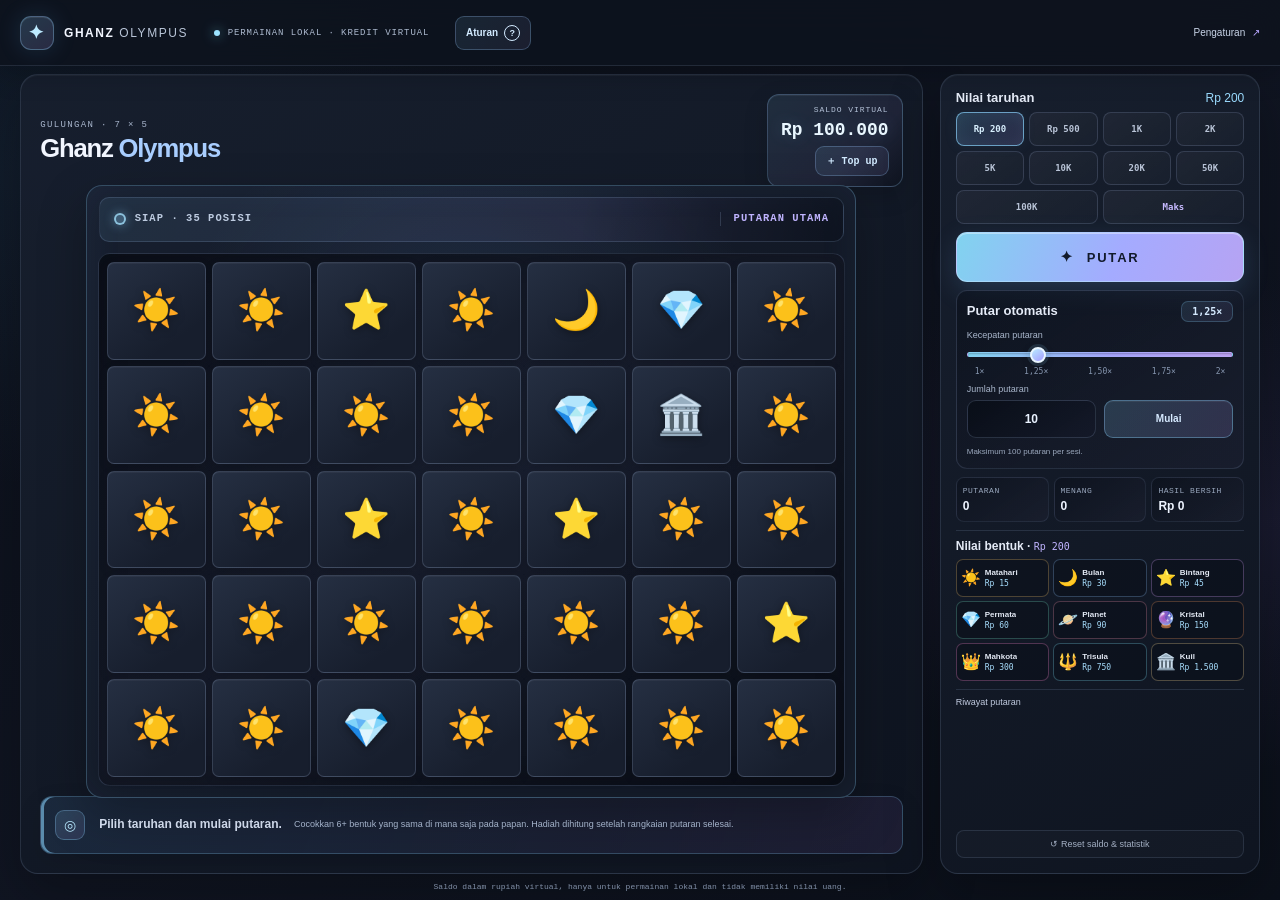
<file: index.html>
<!doctype html>
<html lang="id">
<head>
  <meta charset="utf-8">
  <meta name="viewport" content="width=device-width, initial-scale=1">
  <meta name="theme-color" content="#0b1020">
  <meta name="description" content="Ghanz Olympus — permainan gulungan lokal dengan saldo virtual, bentuk, dan multiplier.">
  <title>Ghanz Olympus — Permainan Lokal</title>
  <link rel="stylesheet" href="style.css">
  <script src="script.js" defer></script>
</head>
<body>
  <header class="topbar">
    <a class="brand" href="index.html" aria-label="Ghanz Olympus beranda">
      <span class="brand-mark" aria-hidden="true">✦</span>
      <span>GHANZ <span class="brand-light">OLYMPUS</span></span>
    </a>
    <div class="topbar-note"><span class="status-dot"></span> PERMAINAN LOKAL · KREDIT VIRTUAL</div>
    <button class="rules-open" id="rules-open" type="button" aria-haspopup="dialog" aria-controls="rules-dialog">Aturan <span aria-hidden="true">?</span></button>
    <a class="admin-link" href="admin.html">Pengaturan <span aria-hidden="true">↗</span></a>
  </header>

  <main class="game-shell">
    <section class="board-panel" aria-label="Papan permainan Ghanz Olympus">
      <div class="game-heading">
        <div>
          <p class="eyebrow">GULUNGAN · 7 × 5</p>
          <h1>Ghanz <span>Olympus</span></h1>
        </div>
        <div class="round-state">
          <span class="balance-label">SALDO VIRTUAL</span>
          <strong id="balance" aria-live="polite">Rp 100.000</strong>
          <button class="topup-open" id="topup-open" type="button" aria-haspopup="dialog" aria-controls="topup-dialog">＋ Top up</button>
        </div>
      </div>

      <div class="board-wrap">
        <div class="board-meta"><span id="round-label">SIAP · 35 POSISI</span><span id="spin-kind">PUTARAN UTAMA</span></div>
        <div class="slot-board" id="slot-board" role="grid" aria-label="Papan hasil 7 kolom kali 5 baris" aria-live="polite"></div>
      </div>

      <div class="result-panel result-panel-ready" aria-live="polite">
        <div class="result-topline"><span id="result-icon" aria-hidden="true">◎</span><span id="result" role="status">Pilih taruhan dan mulai putaran.</span></div>
        <div class="result-detail" id="result-detail">Cocokkan 6+ bentuk yang sama di mana saja pada papan. Hadiah dihitung setelah rangkaian putaran selesai.</div>
      </div>
    </section>

    <aside class="control-panel" aria-label="Saldo dan kontrol permainan">
      <section class="bet-section" aria-labelledby="bet-title">
        <div class="section-heading"><h2 id="bet-title">Nilai taruhan</h2><span id="bet-value">Rp 200</span></div>
        <div id="bet-options" class="bet-options" aria-label="Pilihan taruhan"></div>
      </section>

      <button class="spin-button" id="spin" type="button"><span aria-hidden="true">✦</span> PUTAR</button>

      <section class="auto-section" aria-label="Putar otomatis">
        <div class="section-heading"><h2>Putar otomatis</h2><output class="speed-note" id="auto-speed-value" for="auto-speed">1,25×</output></div>
        <div class="auto-speed-control">
          <label class="auto-speed-label" for="auto-speed">Kecepatan putaran</label>
          <input id="auto-speed" class="auto-speed-slider" type="range" min="0" max="4" step="1" value="1" aria-valuetext="1,25 kali">
          <div class="auto-speed-options" aria-hidden="true"><span>1×</span><span>1,25×</span><span>1,50×</span><span>1,75×</span><span>2×</span></div>
        </div>
        <div class="auto-controls">
          <label class="auto-count" for="auto-count"><span id="auto-count-label">Jumlah putaran</span><input id="auto-count" type="number" min="1" max="100" step="1" value="10"></label>
          <button class="auto-button" id="auto-start" type="button">Mulai</button>
          <button class="auto-button stop-button" id="auto-stop" type="button" hidden>Hentikan</button>
        </div>
        <p class="auto-status" id="auto-status" aria-live="polite">Maksimum 100 putaran per sesi.</p>
      </section>

      <div class="stats-grid" aria-label="Statistik permainan">
        <div class="stat"><span>PUTARAN</span><strong id="plays">0</strong></div>
        <div class="stat"><span>MENANG</span><strong id="wins">0</strong></div>
        <div class="stat"><span>HASIL BERSIH</span><strong id="net">Rp 0</strong></div>
      </div>

      <section class="symbol-guide" aria-labelledby="symbol-title">
        <div class="section-heading"><h2 id="symbol-title">Nilai bentuk · <span id="selected-bet-label">Rp 200</span></h2></div>
        <div class="legend" id="symbol-legend" aria-label="Nilai bentuk untuk taruhan terpilih"></div>
      </section>

      <details class="history">
        <summary><span>Riwayat putaran</span></summary>
        <button class="text-button" id="clear-history" type="button">Bersihkan</button>
        <ol id="history-list" aria-label="Riwayat hasil terbaru"><li class="empty-history">Belum ada putaran.</li></ol>
      </details>

      <button class="reset-button" id="reset" type="button">↺ Reset saldo &amp; statistik</button>
    </aside>
  </main>
  <div class="credit-overlay" id="credit-overlay" aria-hidden="true" hidden>
    <section class="credit-popup" aria-labelledby="credit-title">
      <span class="credit-sparkle" aria-hidden="true">✦</span>
      <p class="credit-kicker" id="credit-title">KREDIT VIRTUAL SEMENTARA</p>
      <strong class="credit-amount" id="credit-amount">Rp 0</strong>
      <p class="credit-caption" id="credit-caption"></p>
      <p class="credit-calculation" id="credit-calculation" hidden></p>
      <p class="credit-total" id="credit-total" hidden></p>
    </section>
  </div>
  <p class="credit-announcement" id="credit-announcement" role="status" aria-live="polite"></p>
  <dialog class="topup-dialog" id="topup-dialog" aria-labelledby="topup-title">
    <article class="topup-card">
      <header class="topup-header">
        <div><p class="eyebrow">KASIR SIMULASI · GHANZ OLYMPUS</p><h2 id="topup-title">Top up kredit virtual</h2></div>
        <button class="rules-close" id="topup-close" type="button" aria-label="Tutup top up">×</button>
      </header>
      <div class="topup-content">
        <section class="demo-account" aria-label="Akun demo lokal">
          <span class="demo-account-mark" aria-hidden="true">✦</span>
          <div><span class="demo-account-label">AKUN DEMO LOKAL</span><strong>Ghanz Player</strong><small>ID: GO-DEMO-001 · tanpa login</small></div>
          <span class="demo-account-status">AKTIF</span>
        </section>
        <div class="topup-balance">Saldo virtual saat ini <strong id="topup-current-balance">Rp 100.000</strong></div>
        <form id="topup-form" novalidate>
          <label class="topup-label" for="topup-amount">Jumlah deposit simulasi <span>Rp</span></label>
          <div class="topup-input-wrap"><span aria-hidden="true">Rp</span><input id="topup-amount" name="amount" type="number" inputmode="numeric" min="1000" max="1000000000" step="1000" placeholder="Contoh: 25.000" required></div>
          <div class="topup-presets" aria-label="Pilihan nominal cepat">
            <button type="button" data-topup-amount="10000">Rp10.000</button>
            <button type="button" data-topup-amount="25000">Rp25.000</button>
            <button type="button" data-topup-amount="50000">Rp50.000</button>
            <button type="button" data-topup-amount="100000">Rp100.000</button>
          </div>
          <div class="topup-conversion"><span>Kredit virtual diterima <small>Konversi simulasi 1:1</small></span><strong id="topup-credit-preview">Rp 0</strong></div>
          <p class="topup-notice">Ini hanya simulasi lokal. Tidak ada pembayaran, transaksi, rekening, atau uang nyata. Kredit hanya tersimpan di browser/perangkat ini dan tidak dapat dicairkan.</p>
          <p class="topup-status" id="topup-status" role="status" aria-live="polite">Pilih nominal untuk melihat kredit virtual yang akan ditambahkan.</p>
          <button class="topup-submit" id="topup-submit" type="submit"><span aria-hidden="true">✦</span> Tambahkan kredit virtual</button>
        </form>
      </div>
    </article>
  </dialog>
  <dialog class="rules-dialog" id="rules-dialog" aria-labelledby="rules-title">
    <article class="rules-card">
      <header class="rules-header">
        <div><p class="eyebrow">PANDUAN GHANZ OLYMPUS</p><h2 id="rules-title">Aturan permainan</h2></div>
        <button class="rules-close" id="rules-close" type="button" aria-label="Tutup aturan">×</button>
      </header>
      <div class="rules-content">
        <section class="rules-section">
          <h3>1. Tujuan dan cara bermain</h3>
          <ol>
            <li>Pilih nominal taruhan. Taruhan itu dipakai untuk satu rangkaian putaran.</li>
            <li>Tekan <strong>PUTAR</strong>. Papan berisi 7 kolom × 5 baris (35 posisi).</li>
            <li>Kumpulkan sedikitnya 6 simbol yang sama di posisi mana pun pada papan. Simbol tidak harus bersebelahan.</li>
            <li>Jika tidak ada simbol yang muncul 6 kali, putaran berakhir tanpa hadiah dan taruhan terpakai. Saldo awal bawaan adalah Rp100.000.</li>
          </ol>
        </section>
        <section class="rules-section">
          <h3>2. Menghitung hadiah</h3>
          <p>Setiap kelompok simbol menang dihitung sendiri. <strong>Nilai simbol per buah × jumlah simbol</strong>, lalu tambahkan bonus kelompok jika memenuhi syarat. Setelah itu, hasil kelompok dijumlahkan dan dikalikan multiplier putaran.</p>
          <p>Nilai dasar Matahari per simbol mengikuti taruhan:</p>
          <div class="rules-values" aria-label="Nilai dasar Matahari per taruhan">
            <span>Rp200 → Rp15</span><span>Rp500 → Rp40</span><span>Rp1.000 → Rp80</span>
            <span>Rp2.000 → Rp160</span><span>Rp5.000 → Rp400</span><span>Rp10.000 → Rp800</span>
            <span>Rp20.000 → Rp1.600</span><span>Rp50.000 → Rp4.000</span><span>Rp100.000 → Rp8.000</span>
          </div>
          <p>Nilai simbol lain mengikuti faktor hadiah bawaan: Matahari ×1, Bulan ×2, Bintang ×3, Permata ×4, Planet ×6, Kristal ×10, Mahkota ×20, Trisula ×50, dan Kuil ×100. Nilai per simbol juga ditampilkan di bagian <strong>Nilai bentuk</strong>. Faktor dapat berubah melalui Pengaturan.</p>
          <div class="rules-example"><strong>Contoh:</strong> taruhan Rp5.000 memberi nilai Matahari Rp400 per buah. Enam Matahari = 6 × Rp400 = Rp2.400. Sepuluh Matahari = 10 × Rp400 = Rp4.000, lalu bonus +5% = Rp4.200, sebelum multiplier.</div>
        </section>
        <section class="rules-section">
          <h3>3. Bonus jumlah simbol</h3>
          <div class="rules-bonus">
            <span>6–9 simbol <strong>tanpa bonus</strong></span>
            <span>10–11 simbol <strong>+5%</strong></span>
            <span>12–14 simbol <strong>+10%</strong></span>
            <span>15 atau lebih <strong>+15%</strong></span>
          </div>
          <p>Bonus hanya memakai rentang tertinggi yang dicapai; bonus tidak dijumlahkan bertingkat.</p>
        </section>
        <section class="rules-section">
          <h3>4. Multiplier dan putaran gratis</h3>
          <ul>
            <li>Multiplier yang muncul pada papan akan mengalikan hadiah kelompok yang menang pada putaran tersebut. Jika ada lebih dari satu, kalikan nilainya satu sama lain. Contoh: ×2 dan ×5 menjadi ×10.</li>
            <li>Multiplier tanpa kelompok simbol menang tidak memberi hadiah.</li>
            <li>Setiap putaran yang menang memicu satu putaran gratis berikutnya. Putaran gratis tidak memotong saldo lagi, dan hadiahnya ditambahkan ke rangkaian yang sama.</li>
            <li>Rangkaian berhenti saat putaran tidak menang atau mencapai batas putaran gratis yang ditetapkan di Pengaturan (bawaan: 5 putaran gratis).</li>
          </ul>
        </section>
        <section class="rules-section">
          <h3>5. Peluang dan pengaturan</h3>
          <p>Peluang menang bawaan pada taruhan Rp5.000: 6–7 simbol = 3,4%; 8–9 = 2%; 10–11 = 1%; 12–14 = 0,4%; dan 15+ = 0,2% per putaran (total 7%). Peluang bentuk di papan: Matahari 79,6%; Bulan 8%; Bintang 5%; Permata 3%; Planet 2%; Kristal 1%; Mahkota 0,8%; Trisula 0,4%; Kuil 0,2%. Penyesuaian taruhan mengurangi peluang di bawah Rp5.000, tidak mengubahnya pada Rp5.000, dan menambahnya pada Rp10.000–Rp50.000 serta Rp100.000 ke atas. Besar penyesuaiannya dapat dilihat dan diubah lewat Pengaturan. Setelah menang, peluang tiap kelompok untuk putaran berikutnya turun 3 poin persentase (minimum 0%). Setelah putaran tanpa kemenangan, peluang kembali ke pengaturan.</p>
          <p>Peluang multiplier bawaan adalah 2% per putaran: tepat 1 multiplier = 1,6%, tepat 2 = 0,3%, dan tepat 3 = 0,1%. Nilai yang mungkin muncul: ×2, ×5, ×10, ×20, ×50, atau ×100, dengan bobot masing-masing 96%; 2,2%; 1%; 0,5%; 0,2%; dan 0,1%. Peluang, bobot nilai simbol, multiplier, penyesuaian taruhan, dan batas putaran gratis dapat diubah melalui <strong>Pengaturan</strong> di browser ini.</p>
        </section>
        <p class="rules-notice">Saldo hanya kredit virtual yang tersimpan di browser dan perangkat ini. Tombol Top up hanya simulasi lokal dengan konversi 1:1—tidak ada deposit, pembayaran, akun keuangan, atau pencairan uang nyata. Hasil tidak menjamin keuntungan.</p>
      </div>
    </article>
  </dialog>
  <footer><span>Saldo dalam rupiah virtual, hanya untuk permainan lokal dan tidak memiliki nilai uang.</span></footer>
</body>
</html>
</file>
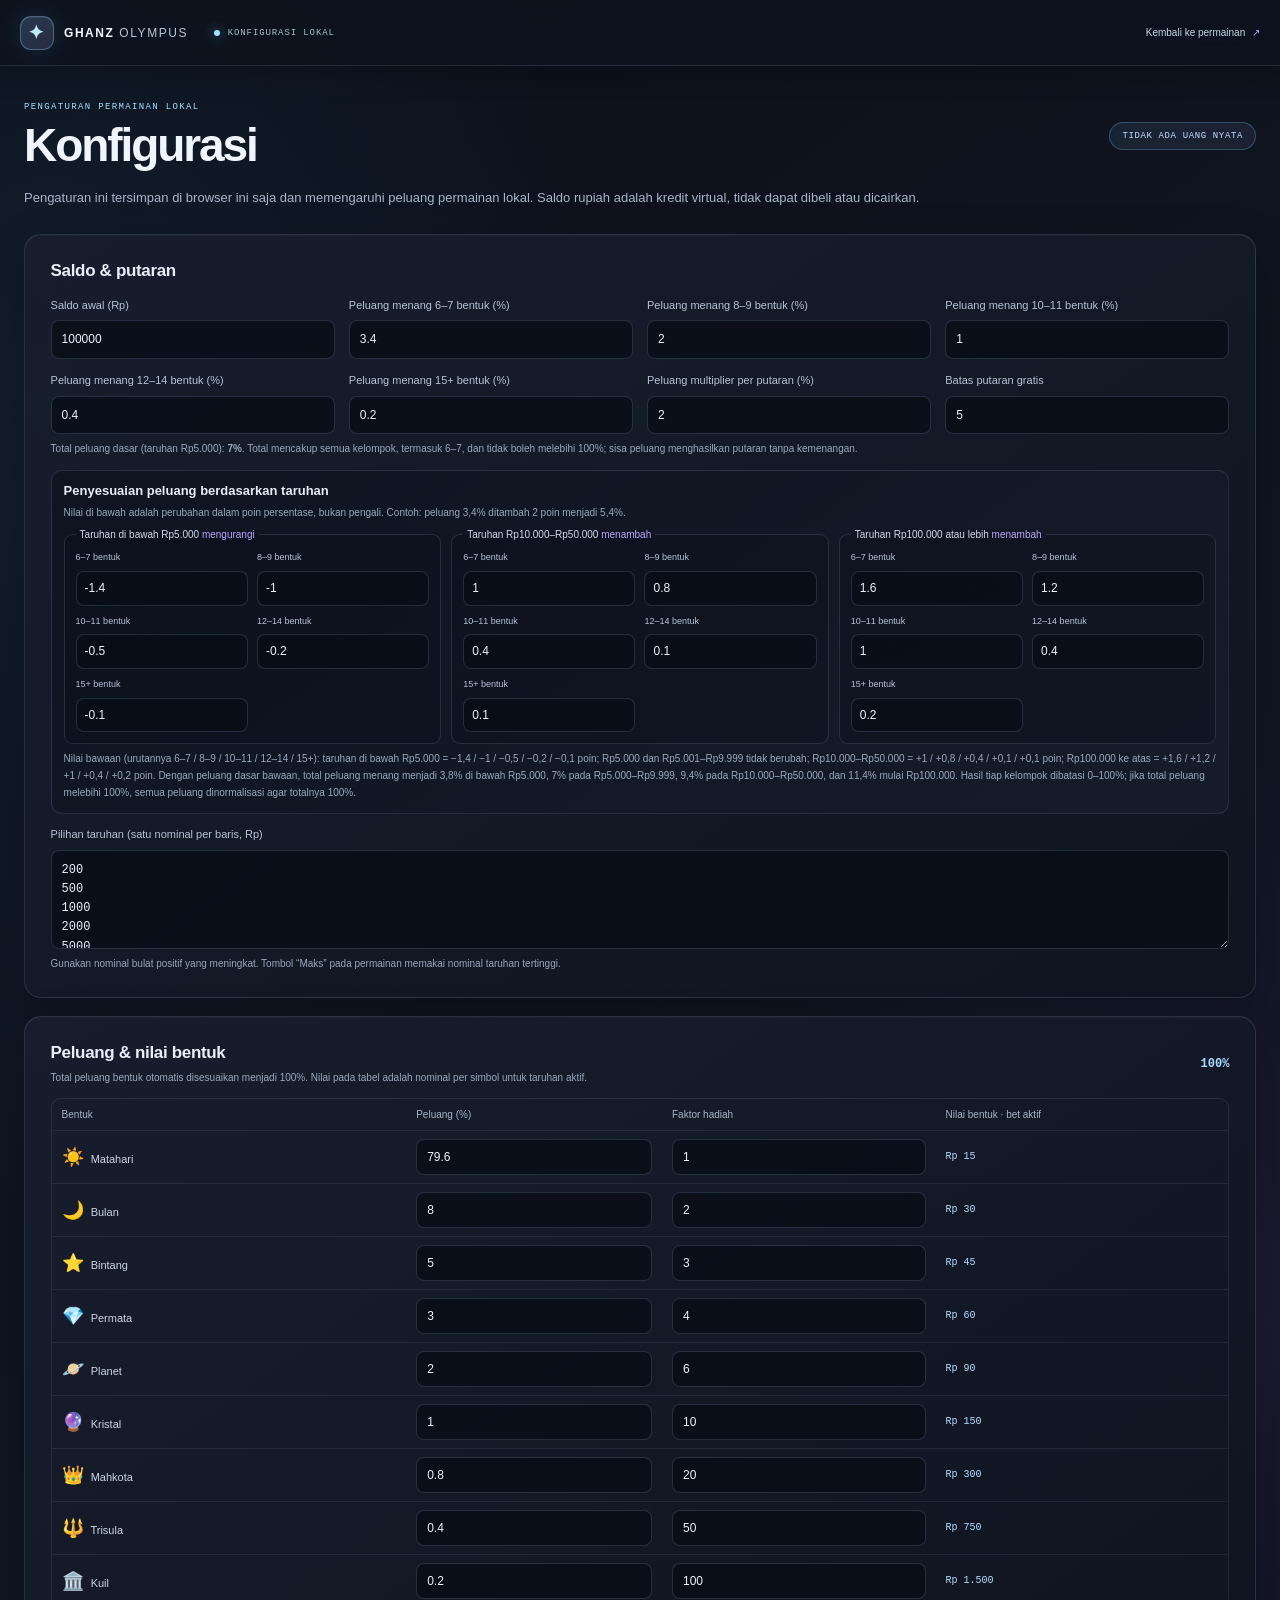
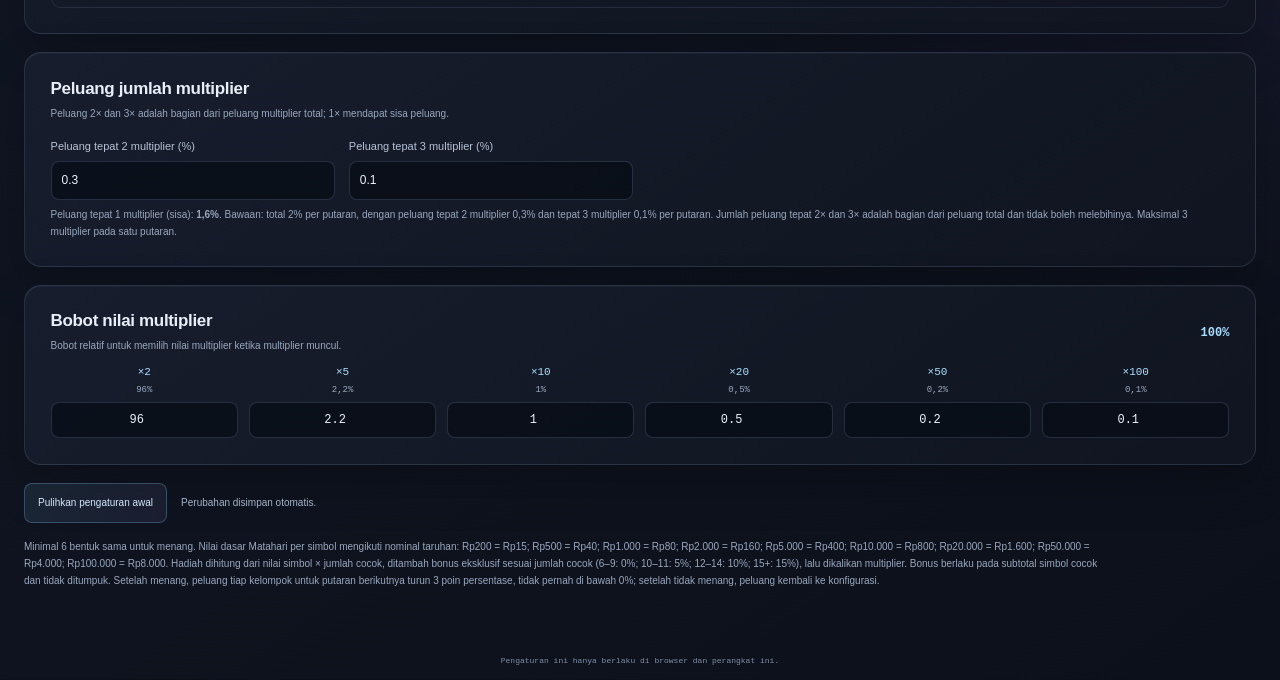
<file: admin.html>
<!doctype html>
<html lang="id">
<head>
  <meta charset="utf-8">
  <meta name="viewport" content="width=device-width, initial-scale=1">
  <meta name="theme-color" content="#0b1020">
  <title>Pengaturan — Ghanz Olympus</title>
  <link rel="stylesheet" href="style.css">
  <link rel="stylesheet" href="admin.css">
  <script src="admin.js" defer></script>
</head>
<body>
  <header class="topbar">
    <a class="brand" href="index.html" aria-label="Kembali ke Ghanz Olympus">
      <span class="brand-mark" aria-hidden="true">✦</span>
      <span>GHANZ <span class="brand-light">OLYMPUS</span></span>
    </a>
    <div class="topbar-note"><span class="status-dot"></span> KONFIGURASI LOKAL</div>
    <a class="admin-link" href="index.html">Kembali ke permainan <span aria-hidden="true">↗</span></a>
  </header>
  <main class="admin-shell">
    <div class="admin-title">
      <div><p class="eyebrow">PENGATURAN PERMAINAN LOKAL</p><h1>Konfigurasi</h1></div>
      <span class="virtual-badge">TIDAK ADA UANG NYATA</span>
    </div>
    <p class="admin-intro">Pengaturan ini tersimpan di browser ini saja dan memengaruhi peluang permainan lokal. Saldo rupiah adalah kredit virtual, tidak dapat dibeli atau dicairkan.</p>

    <section class="admin-card">
      <h2>Saldo &amp; putaran</h2>
      <div class="admin-grid">
        <label class="admin-field">Saldo awal (Rp)<input id="starting-credit" type="number" min="1000" max="1000000000" step="1000"></label>
        <label class="admin-field">Peluang menang 6–7 bentuk (%)<input id="win-chance-6" data-occurrence="6" type="number" min="0" max="100" step="0.1"></label>
        <label class="admin-field">Peluang menang 8–9 bentuk (%)<input id="win-chance-8" data-occurrence="8" type="number" min="0" max="100" step="0.1"></label>
        <label class="admin-field">Peluang menang 10–11 bentuk (%)<input id="win-chance-10" data-occurrence="10" type="number" min="0" max="100" step="0.1"></label>
        <label class="admin-field">Peluang menang 12–14 bentuk (%)<input id="win-chance-12" data-occurrence="12" type="number" min="0" max="100" step="0.1"></label>
        <label class="admin-field">Peluang menang 15+ bentuk (%)<input id="win-chance-15" data-occurrence="15" type="number" min="0" max="100" step="0.1"></label>
        <label class="admin-field">Peluang multiplier per putaran (%)<input id="multiplier-chance" type="number" min="0" max="100" step="0.1"></label>
        <label class="admin-field">Batas putaran gratis<input id="max-respins" type="number" min="0" max="50" step="1"></label>
      </div>
      <p class="admin-hint">Total peluang dasar (taruhan Rp5.000): <strong id="win-chance-total">7%</strong>. Total mencakup semua kelompok, termasuk 6–7, dan tidak boleh melebihi 100%; sisa peluang menghasilkan putaran tanpa kemenangan.</p>
      <section class="bet-adjustments" aria-labelledby="bet-adjustments-title">
        <div class="admin-section-heading">
          <div><h3 id="bet-adjustments-title">Penyesuaian peluang berdasarkan taruhan</h3><p>Nilai di bawah adalah perubahan dalam poin persentase, bukan pengali. Contoh: peluang 3,4% ditambah 2 poin menjadi 5,4%.</p></div>
        </div>
        <div class="bet-adjustment-groups">
          <fieldset class="bet-adjustment-group">
            <legend>Taruhan di bawah Rp5.000 <span>mengurangi</span></legend>
            <label class="admin-field">6–7 bentuk<input type="number" min="-100" max="100" step="0.1" data-bet-adjustment-group="low" data-bet-adjustment="6"></label>
            <label class="admin-field">8–9 bentuk<input type="number" min="-100" max="100" step="0.1" data-bet-adjustment-group="low" data-bet-adjustment="8"></label>
            <label class="admin-field">10–11 bentuk<input type="number" min="-100" max="100" step="0.1" data-bet-adjustment-group="low" data-bet-adjustment="10"></label>
            <label class="admin-field">12–14 bentuk<input type="number" min="-100" max="100" step="0.1" data-bet-adjustment-group="low" data-bet-adjustment="12"></label>
            <label class="admin-field">15+ bentuk<input type="number" min="-100" max="100" step="0.1" data-bet-adjustment-group="low" data-bet-adjustment="15"></label>
          </fieldset>
          <fieldset class="bet-adjustment-group">
            <legend>Taruhan Rp10.000–Rp50.000 <span>menambah</span></legend>
            <label class="admin-field">6–7 bentuk<input type="number" min="-100" max="100" step="0.1" data-bet-adjustment-group="mid" data-bet-adjustment="6"></label>
            <label class="admin-field">8–9 bentuk<input type="number" min="-100" max="100" step="0.1" data-bet-adjustment-group="mid" data-bet-adjustment="8"></label>
            <label class="admin-field">10–11 bentuk<input type="number" min="-100" max="100" step="0.1" data-bet-adjustment-group="mid" data-bet-adjustment="10"></label>
            <label class="admin-field">12–14 bentuk<input type="number" min="-100" max="100" step="0.1" data-bet-adjustment-group="mid" data-bet-adjustment="12"></label>
            <label class="admin-field">15+ bentuk<input type="number" min="-100" max="100" step="0.1" data-bet-adjustment-group="mid" data-bet-adjustment="15"></label>
          </fieldset>
          <fieldset class="bet-adjustment-group">
            <legend>Taruhan Rp100.000 atau lebih <span>menambah</span></legend>
            <label class="admin-field">6–7 bentuk<input type="number" min="-100" max="100" step="0.1" data-bet-adjustment-group="high" data-bet-adjustment="6"></label>
            <label class="admin-field">8–9 bentuk<input type="number" min="-100" max="100" step="0.1" data-bet-adjustment-group="high" data-bet-adjustment="8"></label>
            <label class="admin-field">10–11 bentuk<input type="number" min="-100" max="100" step="0.1" data-bet-adjustment-group="high" data-bet-adjustment="10"></label>
            <label class="admin-field">12–14 bentuk<input type="number" min="-100" max="100" step="0.1" data-bet-adjustment-group="high" data-bet-adjustment="12"></label>
            <label class="admin-field">15+ bentuk<input type="number" min="-100" max="100" step="0.1" data-bet-adjustment-group="high" data-bet-adjustment="15"></label>
          </fieldset>
        </div>
        <p class="admin-hint">Nilai bawaan (urutannya 6–7 / 8–9 / 10–11 / 12–14 / 15+): taruhan di bawah Rp5.000 = −1,4 / −1 / −0,5 / −0,2 / −0,1 poin; Rp5.000 dan Rp5.001–Rp9.999 tidak berubah; Rp10.000–Rp50.000 = +1 / +0,8 / +0,4 / +0,1 / +0,1 poin; Rp100.000 ke atas = +1,6 / +1,2 / +1 / +0,4 / +0,2 poin. Dengan peluang dasar bawaan, total peluang menang menjadi 3,8% di bawah Rp5.000, 7% pada Rp5.000–Rp9.999, 9,4% pada Rp10.000–Rp50.000, dan 11,4% mulai Rp100.000. Hasil tiap kelompok dibatasi 0–100%; jika total peluang melebihi 100%, semua peluang dinormalisasi agar totalnya 100%.</p>
      </section>
      <label class="admin-field full-field">Pilihan taruhan (satu nominal per baris, Rp)
        <textarea id="bet-levels" rows="4" spellcheck="false"></textarea>
      </label>
      <p class="admin-hint">Gunakan nominal bulat positif yang meningkat. Tombol “Maks” pada permainan memakai nominal taruhan tertinggi.</p>
    </section>

    <section class="admin-card">
      <div class="admin-section-heading"><div><h2>Peluang &amp; nilai bentuk</h2><p>Total peluang bentuk otomatis disesuaikan menjadi 100%. Nilai pada tabel adalah nominal per simbol untuk taruhan aktif.</p></div><strong id="chance-total">100%</strong></div>
      <div class="admin-table-wrap">
        <table class="admin-table">
          <thead><tr><th>Bentuk</th><th>Peluang (%)</th><th>Faktor hadiah</th><th>Nilai bentuk · bet aktif</th></tr></thead>
          <tbody id="tier-settings"></tbody>
        </table>
      </div>
    </section>

    <section class="admin-card">
      <div class="admin-section-heading">
        <div><h2>Peluang jumlah multiplier</h2><p>Peluang 2× dan 3× adalah bagian dari peluang multiplier total; 1× mendapat sisa peluang.</p></div>
      </div>
      <div class="admin-grid">
        <label class="admin-field">Peluang tepat 2 multiplier (%)<input id="multiplier-count-2" data-multiplier-count="2" type="number" min="0" max="100" step="0.01"></label>
        <label class="admin-field">Peluang tepat 3 multiplier (%)<input id="multiplier-count-3" data-multiplier-count="3" type="number" min="0" max="100" step="0.01"></label>
      </div>
      <p class="admin-hint">Peluang tepat 1 multiplier (sisa): <strong id="multiplier-one-chance">1,6%</strong>. Bawaan: total 2% per putaran, dengan peluang tepat 2 multiplier 0,3% dan tepat 3 multiplier 0,1% per putaran. Jumlah peluang tepat 2× dan 3× adalah bagian dari peluang total dan tidak boleh melebihinya. Maksimal 3 multiplier pada satu putaran.</p>
    </section>

    <section class="admin-card">
      <div class="admin-section-heading"><div><h2>Bobot nilai multiplier</h2><p>Bobot relatif untuk memilih nilai multiplier ketika multiplier muncul.</p></div><strong id="multiplier-total">100%</strong></div>
      <div class="admin-multipliers" id="multiplier-settings"></div>
    </section>

    <div class="admin-actions">
      <button class="restore-button" id="restore-settings" type="button">Pulihkan pengaturan awal</button>
      <span class="save-status" id="save-status" role="status">Perubahan disimpan otomatis.</span>
    </div>
    <p class="formula-note">Minimal 6 bentuk sama untuk menang. Nilai dasar Matahari per simbol mengikuti nominal taruhan: Rp200 = Rp15; Rp500 = Rp40; Rp1.000 = Rp80; Rp2.000 = Rp160; Rp5.000 = Rp400; Rp10.000 = Rp800; Rp20.000 = Rp1.600; Rp50.000 = Rp4.000; Rp100.000 = Rp8.000. Hadiah dihitung dari nilai simbol × jumlah cocok, ditambah bonus eksklusif sesuai jumlah cocok (6–9: 0%; 10–11: 5%; 12–14: 10%; 15+: 15%), lalu dikalikan multiplier. Bonus berlaku pada subtotal simbol cocok dan tidak ditumpuk. Setelah menang, peluang tiap kelompok untuk putaran berikutnya turun 3 poin persentase, tidak pernah di bawah 0%; setelah tidak menang, peluang kembali ke konfigurasi.</p>
  </main>
  <footer><span>Pengaturan ini hanya berlaku di browser dan perangkat ini.</span></footer>
</body>
</html>
</file>
<file: style.css>
:root {
  color-scheme: dark;
  --bg: #0b101a;
  --panel: #151d2b;
  --panel-raised: #1b2536;
  --line: rgba(173, 197, 235, .16);
  --muted: #9eacc2;
  --text: #f2f6ff;
  --blue: #9bdcff;
  --purple: #b9a7ff;
  --mint: #9ce3ff;
  font-family: "Segoe UI", Arial, sans-serif;
  color: var(--text);
  background: var(--bg);
}

* { box-sizing: border-box; }
html { min-width: 320px; min-height: 100%; scroll-behavior: smooth; }
body {
  display: flex;
  min-width: 320px;
  min-height: 100vh;
  min-height: 100dvh;
  flex-direction: column;
  margin: 0;
  background:
    radial-gradient(ellipse at 4% 18%, rgba(72, 137, 192, .1), transparent 34rem),
    radial-gradient(ellipse at 100% 58%, rgba(126, 91, 192, .1), transparent 38rem),
    linear-gradient(145deg, #0b101a, #101522 52%, #0b101a);
}
button, input, textarea { font: inherit; }
button { color: inherit; }
button:focus-visible, a:focus-visible, summary:focus-visible {
  outline: 2px solid var(--blue);
  outline-offset: 3px;
}

.topbar {
  position: relative;
  z-index: 2;
  display: flex;
  min-height: 66px;
  flex: 0 0 auto;
  align-items: center;
  gap: clamp(12px, 2vw, 28px);
  padding: 10px max(20px, calc((100vw - 2200px) / 2));
  border-bottom: 1px solid rgba(177, 202, 239, .13);
  background: rgba(13, 19, 30, .86);
  box-shadow: 0 8px 28px rgba(0, 0, 0, .2);
  backdrop-filter: blur(18px);
}
.brand {
  display: inline-flex;
  min-width: 0;
  align-items: center;
  gap: 10px;
  color: var(--text);
  font-size: 12px;
  font-weight: 800;
  letter-spacing: .13em;
  text-decoration: none;
  white-space: nowrap;
}
.brand-mark {
  display: grid;
  width: 34px;
  height: 34px;
  flex: 0 0 auto;
  place-items: center;
  border: 1px solid rgba(151, 211, 255, .32);
  border-radius: 11px;
  background: linear-gradient(145deg, rgba(139, 213, 255, .2), rgba(185, 162, 255, .17));
  color: #bdeaff;
  font-size: 19px;
  box-shadow: 0 0 24px rgba(120, 184, 255, .14), inset 0 1px 0 rgba(255, 255, 255, .08);
}
.brand-light { color: #b9c5d8; font-weight: 500; }
.topbar-note, .eyebrow, .balance-label, .round-state, .board-meta, .stat span, footer {
  font-family: Consolas, "Courier New", monospace;
}
.topbar-note {
  display: flex;
  align-items: center;
  gap: 8px;
  color: #aebbd0;
  font-size: 9px;
  letter-spacing: .1em;
  white-space: nowrap;
}
.status-dot {
  width: 6px;
  height: 6px;
  flex: 0 0 auto;
  border-radius: 50%;
  background: #9ce3ff;
  box-shadow: 0 0 12px rgba(130, 213, 255, .68);
}
.rules-open, .topup-open {
  display: inline-flex;
  min-height: 34px;
  align-items: center;
  justify-content: center;
  gap: 6px;
  padding: 6px 10px;
  border: 1px solid rgba(151, 202, 255, .27);
  border-radius: 9px;
  background: linear-gradient(125deg, rgba(139, 213, 255, .1), rgba(185, 162, 255, .09));
  color: #d2eaff;
  font-size: 10px;
  font-weight: 650;
  white-space: nowrap;
  cursor: pointer;
  transition: border-color .2s ease, background .2s ease, transform .2s ease;
}
.rules-open:hover, .topup-open:hover {
  transform: translateY(-1px);
  border-color: rgba(157, 214, 255, .64);
  background: rgba(139, 213, 255, .15);
  color: #fff;
}
.rules-open span {
  display: grid;
  width: 16px;
  height: 16px;
  place-items: center;
  border: 1px solid currentColor;
  border-radius: 50%;
  font-size: 9px;
  font-weight: 700;
}
.admin-link {
  margin-left: auto;
  color: #cad5e9;
  font-size: 10px;
  text-decoration: none;
  white-space: nowrap;
  transition: color .18s ease;
}
.admin-link:hover, .admin-link span { color: var(--purple); }
.admin-link span { margin-left: 4px; }

.game-shell {
  display: grid;
  width: min(1800px, calc(100% - 40px));
  min-height: 0;
  flex: 1 1 0;
  grid-template-columns: minmax(0, 1fr) clamp(310px, 25vw, 370px);
  grid-template-rows: minmax(0, 1fr);
  align-items: stretch;
  gap: clamp(12px, 1.35vw, 22px);
  margin: 8px auto;
}
.board-panel, .control-panel {
  min-width: 0;
  border: 1px solid rgba(170, 194, 234, .15);
  border-radius: 18px;
  background: linear-gradient(148deg, rgba(23, 31, 46, .98), rgba(15, 21, 33, .99));
  box-shadow: 0 20px 54px rgba(0, 0, 0, .27), inset 0 1px 0 rgba(255, 255, 255, .045);
}
.board-panel {
  display: grid;
  min-height: 600px;
  grid-template-columns: minmax(0, 1fr);
  grid-template-rows: auto minmax(0, 1fr) auto;
  align-items: stretch;
  gap: clamp(10px, 1.3vh, 18px);
  padding: clamp(14px, 1.5vw, 26px);
  overflow: hidden;
}
.game-heading {
  display: flex;
  min-width: 0;
  align-items: center;
  justify-content: space-between;
  gap: 12px;
}
.eyebrow {
  margin: 0 0 4px;
  color: #a7b5cc;
  font-size: 9px;
  letter-spacing: .15em;
}
h1 {
  margin: 0;
  font-size: clamp(23px, 2vw, 34px);
  line-height: 1.1;
  letter-spacing: -.045em;
}
h1 span { color: #a9ceff; }
.round-state {
  display: flex;
  min-width: 0;
  flex: 0 0 auto;
  flex-direction: column;
  align-items: flex-end;
  gap: 6px;
  padding: 10px 13px;
  border: 1px solid rgba(151, 205, 255, .25);
  border-radius: 12px;
  background: linear-gradient(135deg, rgba(139, 213, 255, .1), rgba(185, 162, 255, .08) 65%, rgba(13, 18, 29, .68));
  box-shadow: inset 0 1px 0 rgba(255, 255, 255, .06), 0 8px 24px rgba(0, 0, 0, .16);
}
.balance-label { color: #b4c2d8; font-size: 8px; letter-spacing: .12em; }
.round-state strong {
  color: #e9f7ff;
  font-size: clamp(16px, 1.4vw, 22px);
  font-variant-numeric: tabular-nums;
  text-shadow: 0 0 18px rgba(139, 213, 255, .2);
  white-space: nowrap;
}
.round-state strong.balance-crediting {
  color: #e8f6ff;
  text-shadow: 0 0 12px rgba(139, 213, 255, .8), 0 0 26px rgba(166, 155, 255, .8);
  animation: balance-credit-pulse .4s ease-in-out infinite alternate;
}
.topup-open { min-height: 30px; padding: 5px 10px; font-size: 10px; }
.board-wrap {
  position: relative;
  width: min(100%, max(250px, calc((100dvh - 350px) * 1.4)));
  align-self: center;
  justify-self: center;
  min-width: 0;
  margin: 0 auto;
  padding: clamp(7px, .8vw, 13px);
  border: 1px solid rgba(139, 213, 255, .28);
  border-radius: 16px;
  background:
    radial-gradient(ellipse at 50% 35%, rgba(106, 150, 213, .16), transparent 56%),
    linear-gradient(145deg, #171f2f, #101622 74%);
  box-shadow: inset 0 0 38px rgba(113, 155, 219, .08), 0 18px 48px rgba(0, 0, 0, .25);
}
.board-meta {
  display: flex;
  min-height: clamp(40px, 5vh, 48px);
  align-items: center;
  justify-content: space-between;
  gap: 14px;
  margin: 0 1px 11px;
  padding: 0 clamp(12px, 1.1vw, 18px);
  border: 1px solid rgba(151, 179, 224, .19);
  border-radius: 10px;
  background: linear-gradient(100deg, rgba(139, 213, 255, .09), rgba(185, 162, 255, .08) 65%, rgba(9, 14, 24, .48));
  color: #bdcbe0;
  font-size: clamp(10px, .82vw, 13px);
  font-weight: 700;
  letter-spacing: .1em;
  line-height: 1.25;
}
.board-meta span:first-child { display: flex; min-width: 0; flex: 1 1 auto; align-items: center; gap: 9px; }
.board-meta span:first-child::before { width: 8px; height: 8px; flex: 0 0 auto; border: 2px solid rgba(166, 227, 255, .75); border-radius: 50%; background: rgba(139, 213, 255, .28); box-shadow: 0 0 11px rgba(139, 213, 255, .48); content: ""; }
.board-meta span:last-child { flex: 0 0 auto; padding-left: clamp(10px, 1vw, 16px); border-left: 1px solid rgba(173, 197, 235, .18); color: #c0b4ff; text-align: right; }
.slot-board {
  display: grid;
  width: 100%;
  grid-template-columns: minmax(0, 1fr);
  grid-template-rows: repeat(5, minmax(0, 1fr));
  gap: clamp(4px, .5vw, 8px);
  aspect-ratio: 7 / 5;
  padding: clamp(5px, .65vw, 10px);
  border: 1px solid rgba(151, 179, 224, .16);
  border-radius: 12px;
  background: linear-gradient(145deg, rgba(9, 13, 22, .8), rgba(23, 27, 42, .72), rgba(9, 13, 22, .8));
  box-shadow: inset 0 0 28px rgba(0, 0, 0, .26);
}
.slot-row { display: grid; min-height: 0; grid-template-columns: repeat(7, minmax(0, 1fr)); gap: clamp(4px, .5vw, 8px); border-radius: 7px; }
.slot-cell {
  position: relative;
  display: grid;
  min-width: 0;
  min-height: 0;
  place-items: center;
  overflow: hidden;
  border: 1px solid rgba(173, 195, 231, .2);
  border-radius: clamp(6px, .55vw, 11px);
  outline: 2px solid transparent;
  outline-offset: -2px;
  background: linear-gradient(145deg, #252f42, #171e2d 76%);
  box-shadow: inset 0 1px 0 rgba(255, 255, 255, .04), 0 3px 10px rgba(0, 0, 0, .14);
  transition: outline-color .45s ease, border-color .35s ease, background .35s ease, box-shadow .35s ease;
}
.cell-symbol {
  display: grid;
  width: 100%;
  max-width: 100%;
  max-height: 100%;
  place-items: center;
  font-size: clamp(16px, min(3.8vw, 4.3dvh), 64px);
  line-height: 1;
  text-align: center;
  filter: drop-shadow(0 2px 4px rgba(0, 0, 0, .38));
  transition: transform .45s cubic-bezier(.2, .8, .2, 1), filter .4s ease, opacity .3s ease;
}
.reel-strip { position: absolute; inset: 0 auto auto 0; display: flex; width: 100%; flex-direction: column; backface-visibility: hidden; will-change: transform; }
.reel-symbol { height: var(--cell-height); flex: 0 0 var(--cell-height); }
.cell-multiplier {
  position: absolute;
  z-index: 2;
  display: grid;
  inset: 0;
  place-items: center;
  background: linear-gradient(145deg, #b9ebff, #8da6ff);
  color: #141c2c;
  font: 800 clamp(11px, 1.25vw, 17px) Consolas, monospace;
  text-shadow: 0 1px 0 rgba(255, 255, 255, .28);
  box-shadow: inset 0 0 14px rgba(255, 255, 255, .32), 0 0 15px rgba(139, 213, 255, .28);
  animation: multiplier-reveal .28s cubic-bezier(.2, .8, .2, 1) both;
}
.cell-multiplier.multiplier-combined {
  z-index: 4;
  border: 1px solid rgba(226, 229, 255, .94);
  background: linear-gradient(145deg, #e2e1ff, #9eaaff 68%, #afe8ff);
  font-size: clamp(13px, 1.5vw, 20px);
  box-shadow: inset 0 0 18px rgba(255, 255, 255, .54), 0 0 23px rgba(168, 169, 255, .7);
}
.has-multiplier .cell-symbol { opacity: .16; }
.tier-1 { --tier-color: #f2c66e; }
.tier-2 { --tier-color: #8bbdf4; }
.tier-3 { --tier-color: #d6a5ff; }
.tier-4 { --tier-color: #72dec0; }
.tier-5 { --tier-color: #f195ad; }
.tier-6 { --tier-color: #f29b5f; }
.tier-7 { --tier-color: #ff8bd5; }
.tier-8 { --tier-color: #83e6fc; }
.tier-9 { --tier-color: #ffe39a; }
.slot-cell.is-match {
  z-index: 1;
  outline-color: #a8e6ff;
  border-color: #a8e6ff;
  background: linear-gradient(145deg, rgba(73, 135, 172, .63), rgba(57, 64, 115, .76));
  animation: match-aura-blue 1.3s ease-in-out infinite alternate;
}
.slot-cell.is-match::before {
  position: absolute;
  z-index: 2;
  inset: 0;
  border-radius: inherit;
  background: linear-gradient(112deg, transparent 22%, rgba(255, 255, 255, .06) 38%, rgba(255, 255, 255, .75) 50%, rgba(255, 255, 255, .06) 62%, transparent 78%);
  content: "";
  opacity: 0;
  pointer-events: none;
  transform: translateX(-120%);
  animation: match-shine 1.8s ease-in-out infinite;
}
.slot-cell.is-match::after { position: absolute; z-index: 3; inset: 2px; border: 2px solid rgba(178, 233, 255, .95); border-radius: inherit; box-shadow: 0 0 14px rgba(128, 207, 255, .52); content: ""; opacity: .45; pointer-events: none; animation: match-glow 1.1s ease-in-out infinite alternate; }
.slot-cell.is-match .cell-symbol { position: relative; z-index: 1; transform: scale(1.04); filter: drop-shadow(0 0 8px rgba(173, 229, 255, .95)); }
.board-spinning .slot-cell { overflow: clip; isolation: isolate; }
.multiplier-drop { position: fixed; z-index: 50; display: grid; aspect-ratio: 1; place-items: center; border: 2px solid #e0f4ff; border-radius: 12px; background: linear-gradient(145deg, #b9ebff, #8da6ff); color: #131b2c; box-shadow: 0 0 24px rgba(139, 213, 255, .58), inset 0 0 12px rgba(255, 255, 255, .4); font: 900 clamp(14px, 2vw, 24px) Consolas, monospace; pointer-events: none; }
.multiplier-combo { position: fixed; z-index: 80; display: flex; min-width: min(180px, calc(100vw - 24px)); flex-direction: column; align-items: center; gap: 6px; padding: 10px 15px; border: 1px solid rgba(183, 221, 255, .72); border-radius: 10px; background: linear-gradient(145deg, rgba(35, 47, 69, .97), rgba(21, 25, 43, .97)); color: #e0f4ff; box-shadow: 0 0 32px rgba(139, 213, 255, .28), inset 0 0 15px rgba(185, 162, 255, .12); opacity: 0; pointer-events: none; transform: translate(-50%, -50%) scale(.82); backdrop-filter: blur(8px); }
.multiplier-combo.is-visible { animation: multiplier-combo-pop .34s cubic-bezier(.2, .8, .2, 1) both; }
.multiplier-combo-label { color: #b8c7ff; font: 700 8px Consolas, monospace; letter-spacing: .12em; }
.multiplier-combo-equation { color: #e0f4ff; font: 850 clamp(15px, 2.4vw, 22px) Consolas, monospace; font-variant-numeric: tabular-nums; text-shadow: 0 0 15px rgba(139, 213, 255, .35); white-space: nowrap; }
.result-panel {
  width: 100%;
  min-width: 0;
  min-height: 58px;
  padding: 11px 14px;
  border: 1px solid rgba(151, 179, 224, .16);
  border-radius: 12px;
  background: linear-gradient(110deg, rgba(9, 14, 24, .72), rgba(38, 39, 61, .42));
  transition: border-color .25s ease, background .25s ease, box-shadow .25s ease;
}
.result-topline { display: flex; align-items: flex-start; gap: 9px; color: #e1e8f5; font-size: 12px; line-height: 1.45; }
.result-topline > span:first-child { flex: 0 0 auto; color: #9edfff; font-size: 16px; }
.result-topline .result-win { color: #a8f0d9 !important; }
.result-topline .result-loss { color: #abb7cc !important; }
.result-detail { margin: 4px 0 0 25px; color: #a8b4ca; font-size: 9px; line-height: 1.5; }
.result-panel-ready {
  border-color: rgba(139, 213, 255, .24);
  background: linear-gradient(112deg, rgba(30, 47, 70, .72), rgba(33, 38, 62, .62) 62%, rgba(47, 40, 73, .46));
  box-shadow: inset 3px 0 0 rgba(139, 213, 255, .58), 0 8px 24px rgba(0, 0, 0, .1);
}
.result-panel-win {
  border-color: rgba(156, 227, 206, .32);
  background: linear-gradient(112deg, rgba(25, 59, 58, .76), rgba(29, 45, 64, .66) 62%, rgba(43, 42, 73, .5));
  box-shadow: inset 3px 0 0 rgba(156, 227, 206, .72), 0 8px 24px rgba(0, 0, 0, .12);
}
.result-panel-loss {
  border-color: rgba(155, 174, 207, .26);
  background: linear-gradient(112deg, rgba(35, 45, 63, .78), rgba(31, 34, 51, .62) 62%, rgba(45, 39, 62, .48));
  box-shadow: inset 3px 0 0 rgba(171, 190, 222, .52), 0 8px 24px rgba(0, 0, 0, .12);
}
.result-panel-reset {
  border-color: rgba(139, 213, 255, .3);
  background: linear-gradient(112deg, rgba(30, 53, 73, .76), rgba(35, 39, 64, .65) 62%, rgba(53, 43, 78, .48));
  box-shadow: inset 3px 0 0 rgba(139, 213, 255, .7), 0 8px 24px rgba(0, 0, 0, .12);
}
.result-panel-loss,
.result-panel-reset,
.result-panel-win,
.result-panel-ready {
  display: grid;
  grid-template-columns: 32px minmax(0, 1fr);
  grid-template-rows: auto auto;
  align-items: center;
  column-gap: 11px;
  row-gap: 3px;
  padding: 12px 14px;
}
.result-panel-loss .result-topline,
.result-panel-reset .result-topline,
.result-panel-win .result-topline,
.result-panel-ready .result-topline { display: contents; }
.result-panel-loss .result-topline > span:first-child,
.result-panel-reset .result-topline > span:first-child,
.result-panel-win .result-topline > span:first-child,
.result-panel-ready .result-topline > span:first-child {
  display: grid;
  grid-column: 1;
  grid-row: 1 / 3;
  width: 30px;
  height: 30px;
  place-items: center;
  border: 1px solid rgba(171, 190, 222, .3);
  border-radius: 9px;
  background: linear-gradient(145deg, rgba(151, 173, 211, .18), rgba(185, 162, 255, .1));
  font-size: 14px;
}
.result-panel-loss #result { grid-column: 2; grid-row: 1; color: #e7edf8; font-weight: 700; }
.result-panel-reset #result { grid-column: 2; grid-row: 1; color: #e0efff; font-weight: 700; }
.result-panel-win #result { grid-column: 2; grid-row: 1; color: #dbfff2; font-weight: 700; }
.result-panel-ready #result { grid-column: 2; grid-row: 1; color: #e2edff; font-weight: 700; }
.result-panel-loss .result-detail,
.result-panel-reset .result-detail,
.result-panel-win .result-detail,
.result-panel-ready .result-detail { grid-column: 2; grid-row: 2; min-width: 0; margin: 0; line-height: 1.45; }
.result-panel-loss .result-detail { color: #b6c1d4; }
.result-panel-reset .result-detail { color: #b6c5df; }
.result-panel-win .result-detail { color: #b6d8cf; }
.result-panel-ready .result-detail { color: #b5c5df; }
.result-panel-win .result-topline > span:first-child {
  border-color: rgba(156, 227, 206, .4);
  background: linear-gradient(145deg, rgba(156, 227, 206, .2), rgba(139, 213, 255, .12));
  color: #a8f0d9;
}
.result-panel-reset .result-topline > span:first-child {
  border-color: rgba(139, 213, 255, .34);
  background: linear-gradient(145deg, rgba(139, 213, 255, .2), rgba(185, 162, 255, .14));
  color: #b7e9ff;
}
.result-panel-ready .result-topline > span:first-child {
  border-color: rgba(139, 213, 255, .3);
  background: linear-gradient(145deg, rgba(139, 213, 255, .16), rgba(185, 162, 255, .12));
  color: #b7e9ff;
}
@media (min-width: 961px) {
  .result-panel-loss, .result-panel-reset, .result-panel-win, .result-panel-ready {
    grid-template-columns: 32px minmax(0, max-content) minmax(0, 1fr);
    grid-template-rows: auto;
    column-gap: 12px;
    row-gap: 0;
  }
  .result-panel-loss .result-topline > span:first-child,
  .result-panel-reset .result-topline > span:first-child,
  .result-panel-win .result-topline > span:first-child,
  .result-panel-ready .result-topline > span:first-child { grid-row: 1; }
  .result-panel-loss #result, .result-panel-reset #result, .result-panel-win #result, .result-panel-ready #result { grid-column: 2; grid-row: 1; }
  .result-panel-loss .result-detail, .result-panel-reset .result-detail, .result-panel-win .result-detail, .result-panel-ready .result-detail { grid-column: 3; grid-row: 1; }
}

.control-panel {
  display: flex;
  min-width: 0;
  flex-direction: column;
  gap: clamp(7px, .9vh, 12px);
  padding: clamp(12px, 1.15vw, 18px);
  overflow: visible;
  scrollbar-color: #48546d transparent;
  scrollbar-width: thin;
}
.section-heading { display: flex; min-width: 0; align-items: baseline; justify-content: space-between; gap: 8px; margin-bottom: 7px; }
.section-heading h2 { min-width: 0; margin: 0; color: #e5ebf7; font-size: 13px; font-weight: 650; }
.section-heading > span { color: var(--blue); font-size: 12px; }
.bet-options { display: grid; grid-template-columns: repeat(4, minmax(0, 1fr)); gap: 5px; }
.bet-options > .bet-option:nth-last-child(-n + 2) { grid-column: span 2; }
.bet-option {
  min-width: 0;
  min-height: 34px;
  padding: 4px 2px;
  border: 1px solid rgba(165, 185, 226, .18);
  border-radius: 8px;
  background: linear-gradient(145deg, rgba(255, 255, 255, .045), rgba(255, 255, 255, .015));
  color: #bac5d8;
  font: 600 9px Consolas, monospace;
  cursor: pointer;
  transition: transform .18s ease, border-color .18s ease, background .18s ease, color .18s ease;
}
.bet-option:hover:not(:disabled) { transform: translateY(-1px); border-color: rgba(139, 213, 255, .42); color: #f2f7ff; }
.bet-option.selected { border-color: rgba(139, 213, 255, .67); background: linear-gradient(135deg, rgba(97, 180, 224, .2), rgba(151, 126, 223, .17)); color: #d9f1ff; box-shadow: inset 0 0 16px rgba(139, 213, 255, .07), 0 0 14px rgba(106, 169, 218, .08); }
.bet-option.bet-max { color: #c7baff; }
.spin-button {
  width: 100%;
  min-height: 50px;
  border: 1px solid rgba(191, 226, 255, .56);
  border-radius: 11px;
  background: linear-gradient(112deg, #81d3ef, #a4abff 56%, #b6a3f3);
  color: #121a2b;
  font-size: 13px;
  font-weight: 850;
  letter-spacing: .14em;
  cursor: pointer;
  box-shadow: 0 8px 26px rgba(101, 162, 222, .2), inset 0 1px 0 rgba(255, 255, 255, .38);
  transition: transform .15s ease, filter .15s ease, box-shadow .15s ease;
}
.spin-button span { margin-right: 6px; font-size: 15px; }
.spin-button:hover:not(:disabled) { transform: translateY(-1px); filter: brightness(1.08); box-shadow: 0 11px 28px rgba(113, 169, 235, .28); }
.spin-button:disabled, button:disabled { cursor: not-allowed; opacity: .52; }

.auto-section {
  display: grid;
  min-width: 0;
  gap: 8px;
  padding: 10px;
  border: 1px solid rgba(153, 177, 221, .16);
  border-radius: 11px;
  background: linear-gradient(145deg, rgba(9, 14, 24, .55), rgba(34, 37, 56, .4));
}
.auto-section .section-heading { margin: 0; }
.auto-section .section-heading h2 { font-size: 13px; }
.auto-section .speed-note {
  min-width: 52px;
  padding: 4px 7px;
  border: 1px solid rgba(139, 213, 255, .22);
  border-radius: 7px;
  background: linear-gradient(120deg, rgba(139, 213, 255, .1), rgba(185, 162, 255, .09));
  color: #d5eaff;
  font: 700 10px Consolas, monospace;
  text-align: center;
}
.auto-speed-control { display: grid; min-width: 0; gap: 4px; }
.auto-speed-label { color: #aab7cc; font-size: 9px; line-height: 1.3; }
.auto-speed-slider { display: block; width: 100%; height: 17px; margin: 0; appearance: none; background: transparent; cursor: pointer; touch-action: pan-y; }
.auto-speed-slider:disabled { cursor: not-allowed; opacity: .65; }
.auto-speed-slider:focus-visible { border-radius: 8px; outline: 2px solid var(--blue); outline-offset: 3px; }
.auto-speed-slider::-webkit-slider-runnable-track { height: 5px; border: 1px solid rgba(151, 179, 224, .18); border-radius: 999px; background: linear-gradient(90deg, #83d7f4, #a9a5ff 55%, #c0a5f6); box-shadow: inset 0 1px 2px rgba(0, 0, 0, .25); }
.auto-speed-slider::-moz-range-track { height: 5px; border: 1px solid rgba(151, 179, 224, .18); border-radius: 999px; background: linear-gradient(90deg, #83d7f4, #a9a5ff 55%, #c0a5f6); box-shadow: inset 0 1px 2px rgba(0, 0, 0, .25); }
.auto-speed-slider::-webkit-slider-thumb { width: 16px; height: 16px; margin-top: -6px; appearance: none; border: 2px solid #e8f5ff; border-radius: 50%; background: linear-gradient(145deg, #b9ebff, #a59bff); box-shadow: 0 0 0 3px rgba(139, 213, 255, .13), 0 2px 8px rgba(0, 0, 0, .32); }
.auto-speed-slider::-moz-range-thumb { width: 12px; height: 12px; border: 2px solid #e8f5ff; border-radius: 50%; background: linear-gradient(145deg, #b9ebff, #a59bff); box-shadow: 0 0 0 3px rgba(139, 213, 255, .13), 0 2px 8px rgba(0, 0, 0, .32); }
.auto-speed-options { display: flex; justify-content: space-between; gap: 3px; padding-inline: 8px; color: #8797b0; font: 8px/1.2 Consolas, monospace; font-variant-numeric: tabular-nums; }
.auto-speed-options span { white-space: nowrap; }
.auto-controls { display: grid; min-width: 0; grid-template-columns: repeat(2, minmax(0, 1fr)); gap: 8px; align-items: end; }
.auto-count { display: flex; min-width: 0; flex-direction: column; gap: 5px; color: #aab7cc; font-size: 9px; line-height: 1.2; }
.auto-count input {
  display: block;
  width: 100%;
  min-width: 0;
  height: 38px;
  margin: 0;
  padding: 0;
  border: 1px solid rgba(161, 184, 226, .2);
  border-radius: 9px;
  background: linear-gradient(145deg, rgba(8, 13, 22, .86), rgba(20, 25, 41, .78));
  color: #e9f2ff;
  font-size: 12px;
  font-weight: 650;
  font-variant-numeric: tabular-nums;
  text-align: center;
  text-indent: 0;
  appearance: textfield;
  -moz-appearance: textfield;
  line-height: normal;
}
.auto-count input::-webkit-inner-spin-button,
.auto-count input::-webkit-outer-spin-button { margin: 0; appearance: none; }
.auto-count input:focus-visible { border-color: rgba(139, 213, 255, .62); outline: none; box-shadow: 0 0 0 3px rgba(139, 213, 255, .1); }
.auto-count input:disabled { border-color: rgba(139, 213, 255, .32); background: linear-gradient(100deg, rgba(139, 213, 255, .1), rgba(185, 162, 255, .08)); color: #e0f3ff; opacity: 1; }
.auto-button {
  display: inline-flex;
  width: 100%;
  min-width: 0;
  height: 38px;
  align-items: center;
  justify-content: center;
  padding: 0 8px;
  border: 1px solid rgba(139, 213, 255, .36);
  border-radius: 9px;
  background: linear-gradient(120deg, rgba(139, 213, 255, .18), rgba(185, 162, 255, .16));
  color: #d6eaff;
  font-size: 10px;
  font-weight: 700;
  white-space: nowrap;
  box-shadow: inset 0 1px 0 rgba(255, 255, 255, .06);
  cursor: pointer;
  transition: border-color .2s ease, background .2s ease, box-shadow .2s ease, transform .2s ease;
}
.auto-button[hidden] { display: none; }
.auto-button:hover:not(:disabled) { transform: translateY(-1px); border-color: rgba(139, 213, 255, .58); background: linear-gradient(120deg, rgba(139, 213, 255, .25), rgba(185, 162, 255, .22)); box-shadow: 0 5px 16px rgba(101, 162, 222, .12); }
.auto-button:active:not(:disabled) { transform: translateY(0); }
.auto-button:focus-visible { outline: 2px solid #a8dfff; outline-offset: 2px; }
.auto-button.stop-button { border-color: rgba(249, 143, 169, .38); background: linear-gradient(120deg, rgba(249, 143, 169, .17), rgba(185, 162, 255, .1)); color: #ffc4d1; }
.auto-button.stop-button:hover:not(:disabled) { border-color: rgba(249, 143, 169, .62); background: linear-gradient(120deg, rgba(249, 143, 169, .25), rgba(185, 162, 255, .14)); box-shadow: 0 5px 16px rgba(249, 143, 169, .1); }
.auto-status { min-height: 12px; margin: 0; color: #9ba8bd; font-size: 8px; line-height: 1.4; }

.stats-grid { display: grid; grid-template-columns: repeat(3, minmax(0, 1fr)); gap: 5px; }
.stat { min-width: 0; padding: 8px 6px; border: 1px solid rgba(153, 177, 221, .13); border-radius: 8px; background: linear-gradient(145deg, rgba(9, 14, 24, .52), rgba(37, 39, 57, .34)); }
.stat span { display: block; overflow: hidden; color: #9ba9bf; font-size: 8px; letter-spacing: .06em; text-overflow: ellipsis; white-space: nowrap; }
.stat strong { display: block; overflow: hidden; margin-top: 4px; color: #eef4ff; font-size: 12px; font-weight: 650; font-variant-numeric: tabular-nums; text-overflow: ellipsis; white-space: nowrap; }
.symbol-guide { min-width: 0; padding-top: 8px; border-top: 1px solid rgba(164, 185, 225, .15); }
.symbol-guide .section-heading { margin-bottom: 6px; }
.symbol-guide .section-heading h2 { font-size: 12px; }
.symbol-guide .section-heading h2 span { color: #c0b4ff; font: 10px Consolas, monospace; white-space: nowrap; }
.legend { display: grid; grid-template-columns: repeat(3, minmax(0, 1fr)); gap: 4px; }
.legend-item { display: flex; min-width: 0; min-height: 38px; align-items: center; gap: 4px; padding: 4px; border: 1px solid color-mix(in srgb, var(--tier-color) 28%, transparent); border-radius: 7px; background: rgba(9, 14, 24, .48); }
.legend-symbol { flex: 0 0 auto; font-size: 16px; line-height: 1; }
.legend-description { display: flex; min-width: 0; flex-direction: column; gap: 2px; }
.legend-description strong, .legend-description small { overflow: hidden; text-overflow: ellipsis; white-space: nowrap; }
.legend-description strong { color: #e4eaf5; font-size: 8px; font-weight: 600; }
.legend-description small { color: #a8dfff; font: 8px Consolas, monospace; }
.history { position: relative; min-width: 0; padding-top: 7px; border-top: 1px solid rgba(164, 185, 225, .15); }
.history summary { display: flex; align-items: center; justify-content: space-between; color: #c1cbe0; font-size: 9px; cursor: pointer; list-style: none; }
.history summary::-webkit-details-marker { display: none; }
.history > .text-button { position: absolute; top: 5px; right: 0; }
.text-button { padding: 2px; border: 0; background: none; color: #9daec8; font-size: 8px; cursor: pointer; }
.text-button:hover { color: var(--text); }
#history-list { max-height: 112px; overflow: auto; margin: 6px 0 0; padding: 0; list-style: none; }
#history-list li { padding: 5px 0; border-top: 1px solid rgba(197, 210, 255, .09); color: #bec9dc; font-size: 8px; line-height: 1.45; }
#history-list .empty-history { color: #8d9bb2; }
.reset-button { margin-top: auto; padding: 8px 10px; border: 1px solid rgba(161, 184, 226, .15); border-radius: 8px; background: rgba(255, 255, 255, .02); color: #a3afc3; font-size: 9px; cursor: pointer; }
.reset-button:hover { border-color: rgba(139, 213, 255, .3); color: #e6f1ff; }

.credit-overlay { position: fixed; z-index: 1000; display: grid; inset: 0; place-items: center; padding: 18px; background: rgba(3, 7, 14, .72); backdrop-filter: blur(5px); }
.credit-overlay[hidden] { display: none; }
.credit-popup { position: relative; display: flex; width: min(440px, 100%); min-height: 220px; flex-direction: column; align-items: center; justify-content: center; padding: 30px 24px 24px; overflow: hidden; border: 1px solid rgba(139, 213, 255, .54); border-radius: 16px; background: radial-gradient(ellipse at 50% 0, rgba(139, 213, 255, .17), transparent 65%), radial-gradient(ellipse at 100% 100%, rgba(185, 162, 255, .1), transparent 55%), linear-gradient(148deg, #202a3e, #0e1422); box-shadow: 0 24px 90px rgba(0, 0, 0, .62), 0 0 42px rgba(139, 213, 255, .14), inset 0 0 24px rgba(139, 213, 255, .05); text-align: center; animation: credit-popup-enter .32s cubic-bezier(.2, .8, .2, 1) both; }
.credit-sparkle { color: #bceaff; font-size: 25px; text-shadow: 0 0 18px rgba(139, 213, 255, .9); }
.credit-kicker { margin: 8px 0 3px; color: #c2cde0; font: 700 10px Consolas, monospace; letter-spacing: .14em; }
.credit-amount { color: #bceaff; font: 850 clamp(30px, 7vw, 48px) Consolas, monospace; font-variant-numeric: tabular-nums; text-shadow: 0 0 24px rgba(139, 213, 255, .36); }
.credit-amount.credit-amount-final { color: #fff3c8; text-shadow: 0 0 12px rgba(255, 226, 151, .9), 0 0 32px rgba(255, 190, 66, .85); animation: credit-result-highlight .72s ease-in-out infinite alternate; }
.credit-caption { margin: 7px 0 0; color: #aebad0; font-size: 12px; }
.credit-calculation { margin: 10px 0 0; color: #c6c2ff; font: 600 13px Consolas, monospace; font-variant-numeric: tabular-nums; }
.credit-total { margin: 5px 0 0; color: #c6c2ff; font: 700 12px Consolas, monospace; }
.credit-fly { position: fixed; z-index: 1100; display: grid; width: 48px; height: 48px; place-items: center; border: 1px solid rgba(216, 241, 255, .9); border-radius: 50%; background: linear-gradient(135deg, #b9ebff, #8da6ff); color: #121a2b; font: 800 10px Consolas, monospace; box-shadow: 0 0 30px rgba(139, 213, 255, .58), inset 0 0 14px rgba(255, 255, 255, .45); pointer-events: none; }
.credit-announcement { position: absolute; width: 1px; height: 1px; padding: 0; margin: -1px; overflow: hidden; clip: rect(0, 0, 0, 0); white-space: nowrap; border: 0; }

.rules-dialog, .topup-dialog { width: min(680px, calc(100% - 24px)); max-width: 680px; max-height: min(90dvh, 820px); padding: 0; overflow: hidden; border: 1px solid rgba(139, 213, 255, .27); border-radius: 15px; background: #141a28; color: var(--text); box-shadow: 0 28px 90px rgba(0, 0, 0, .62); }
.rules-dialog::backdrop, .topup-dialog::backdrop { background: rgba(3, 7, 14, .8); backdrop-filter: blur(6px); }
.topup-dialog { width: min(520px, calc(100% - 24px)); overflow: auto; scrollbar-color: #48546d transparent; scrollbar-width: thin; }
.topup-dialog[open] { animation: topup-dialog-enter .38s cubic-bezier(.16, 1, .3, 1) both; }
.topup-card { position: relative; display: flex; max-height: inherit; flex-direction: column; overflow: hidden; background: radial-gradient(ellipse at 85% 0, rgba(139, 213, 255, .1), transparent 30rem), radial-gradient(ellipse at 10% 100%, rgba(185, 162, 255, .08), transparent 26rem), linear-gradient(148deg, #1a2232, #101521); }
.topup-card::before { position: absolute; z-index: 0; inset: -40% -60%; background: linear-gradient(105deg, transparent 43%, rgba(255, 255, 255, .035) 50%, transparent 57%); content: ""; pointer-events: none; animation: topup-card-shimmer 7s ease-in-out infinite; }
.topup-header, .rules-header { position: sticky; z-index: 1; top: 0; display: flex; flex: 0 0 auto; align-items: center; justify-content: space-between; gap: 12px; padding: 17px 20px 14px; border-bottom: 1px solid var(--line); background: rgba(20, 26, 40, .96); }
.topup-header .eyebrow, .rules-header .eyebrow { margin-bottom: 5px; color: var(--blue); }
.topup-header h2, .rules-header h2 { margin: 0; font-size: 20px; letter-spacing: -.03em; }
.topup-content { position: relative; overflow: auto; padding: 18px 20px 20px; scrollbar-color: #48546d transparent; scrollbar-width: thin; }
.demo-account { display: flex; min-width: 0; align-items: center; gap: 11px; padding: 12px; border: 1px solid rgba(139, 213, 255, .2); border-radius: 10px; background: linear-gradient(115deg, rgba(139, 213, 255, .09), rgba(255, 255, 255, .025)); }
.demo-account-mark { display: grid; width: 38px; height: 38px; flex: 0 0 auto; place-items: center; border: 1px solid rgba(139, 213, 255, .36); border-radius: 50%; background: radial-gradient(circle, rgba(139, 213, 255, .2), rgba(139, 213, 255, .03)); color: var(--blue); font-size: 19px; }
.demo-account > div { display: flex; min-width: 0; flex-direction: column; gap: 3px; }
.demo-account-label { color: #aebad0; font: 700 8px Consolas, monospace; letter-spacing: .1em; }
.demo-account strong { color: #d9efff; font-size: 12px; }
.demo-account small { color: #8996ad; font: 9px Consolas, monospace; }
.demo-account-status { margin-left: auto; padding: 4px 6px; border: 1px solid rgba(115, 223, 179, .26); border-radius: 99px; background: rgba(115, 223, 179, .08); color: #8ce6c2; font: 700 8px Consolas, monospace; letter-spacing: .06em; }
.topup-balance { display: flex; justify-content: space-between; gap: 10px; margin: 15px 2px; color: #9ba8be; font-size: 10px; }
.topup-balance strong { color: var(--blue); font: 700 11px Consolas, monospace; }
.topup-label { display: flex; justify-content: space-between; gap: 8px; margin-bottom: 6px; color: #e2e8f4; font-size: 11px; font-weight: 650; }
.topup-label span { color: #8e9ab0; font: 9px Consolas, monospace; }
.topup-input-wrap { display: flex; align-items: center; gap: 9px; padding: 0 12px; border: 1px solid rgba(163, 179, 224, .2); border-radius: 8px; background: rgba(5, 10, 20, .55); transition: border-color .2s ease, box-shadow .2s ease; }
.topup-input-wrap:focus-within { border-color: rgba(139, 213, 255, .7); box-shadow: 0 0 0 3px rgba(139, 213, 255, .09), 0 0 22px rgba(139, 213, 255, .08); }
.topup-input-wrap > span { color: var(--blue); font: 700 12px Consolas, monospace; }
.topup-input-wrap input { width: 100%; min-width: 0; height: 46px; border: 0; outline: 0; appearance: textfield; background: transparent; color: #e4f5ff; font: 750 19px Consolas, monospace; font-variant-numeric: tabular-nums; }
.topup-input-wrap input::-webkit-inner-spin-button, .topup-input-wrap input::-webkit-outer-spin-button { margin: 0; appearance: none; }
.topup-input-wrap input::placeholder { color: #58647a; }
.topup-presets { display: grid; grid-template-columns: repeat(4, minmax(0, 1fr)); gap: 6px; margin-top: 8px; }
.topup-presets button { min-width: 0; min-height: 32px; padding: 5px 3px; border: 1px solid rgba(163, 179, 224, .15); border-radius: 6px; background: rgba(255, 255, 255, .03); color: #bac5d8; font: 600 9px Consolas, monospace; cursor: pointer; transition: border-color .2s ease, color .2s ease, background .2s ease, transform .2s ease; }
.topup-presets button:hover, .topup-presets button.is-selected { transform: translateY(-1px); border-color: rgba(139, 213, 255, .56); background: rgba(139, 213, 255, .1); color: #d7f1ff; }
.topup-conversion { display: flex; align-items: center; justify-content: space-between; gap: 10px; margin-top: 15px; padding: 12px; border: 1px solid rgba(185, 162, 255, .24); border-radius: 8px; background: linear-gradient(100deg, rgba(139, 213, 255, .09), rgba(185, 162, 255, .08)); }
.topup-conversion > span { display: flex; flex-direction: column; gap: 4px; color: #d9e8e1; font-size: 10px; font-weight: 650; }
.topup-conversion small { color: #9ba8bd; font-size: 8px; font-weight: 400; }
.topup-conversion strong { color: #d5d2ff; font: 750 18px Consolas, monospace; font-variant-numeric: tabular-nums; }
.topup-notice { margin: 11px 1px 0; color: #8491a8; font-size: 9px; line-height: 1.55; }
.topup-status { min-height: 30px; margin: 10px 1px 8px; color: #9daac0; font-size: 9px; line-height: 1.5; }
.topup-status.is-error { color: #ffaaaa; }
.topup-status.is-success { color: #8ce6c2; }
.topup-submit { position: relative; width: 100%; min-height: 46px; overflow: hidden; border: 1px solid rgba(191, 226, 255, .55); border-radius: 8px; background: linear-gradient(112deg, #81d3ef, #a4abff 56%, #b6a3f3); color: #121a2b; font-size: 11px; font-weight: 850; cursor: pointer; box-shadow: 0 7px 24px rgba(101, 162, 222, .16); transition: transform .2s ease, filter .2s ease, box-shadow .2s ease; animation: topup-button-glow-blue 3.5s ease-in-out infinite; }
.topup-submit:hover:not(:disabled) { transform: translateY(-2px); filter: brightness(1.06); box-shadow: 0 10px 28px rgba(101, 162, 222, .28); }
.topup-submit:active:not(:disabled) { transform: translateY(0) scale(.99); }
.topup-submit span { margin-right: 5px; }
.topup-submit:disabled { cursor: wait; opacity: .72; }
.rules-card { display: flex; max-height: min(90dvh, 820px); flex-direction: column; background: radial-gradient(ellipse at 85% 0, rgba(139, 213, 255, .08), transparent 28rem), linear-gradient(148deg, #141e31, #0d1524); }
.rules-close { display: grid; width: 36px; height: 36px; flex: 0 0 auto; place-items: center; border: 1px solid var(--line); border-radius: 8px; background: rgba(255, 255, 255, .03); color: #c6cfdf; font-size: 23px; line-height: 1; cursor: pointer; }
.rules-close:hover { border-color: rgba(139, 213, 255, .45); color: var(--blue); }
.rules-content { overflow: auto; padding: 5px 20px 20px; scrollbar-color: #48546d transparent; scrollbar-width: thin; }
.rules-section { padding: 13px 0; border-bottom: 1px solid rgba(191, 207, 240, .09); color: #b7c1d3; font-size: 12px; line-height: 1.65; }
.rules-section h3 { margin: 0 0 7px; color: #c6c6ff; font-size: 13px; letter-spacing: .01em; }
.rules-section p { margin: 6px 0; }
.rules-section ol, .rules-section ul { margin: 5px 0 0; padding-left: 21px; }
.rules-section li { padding-left: 3px; }
.rules-section li + li { margin-top: 4px; }
.rules-section strong { color: #c6c6ff; font-weight: 650; }
.rules-values { display: grid; grid-template-columns: repeat(3, minmax(0, 1fr)); gap: 5px; margin: 8px 0; }
.rules-values span { padding: 6px 7px; border: 1px solid rgba(139, 213, 255, .15); border-radius: 5px; background: rgba(8, 13, 22, .46); color: #e3e8f2; font: 10px Consolas, monospace; }
.rules-example { margin-top: 9px; padding: 9px 10px; border-left: 2px solid #a7c8ff; border-radius: 4px; background: rgba(139, 213, 255, .07); color: #c3ccdc; }
.rules-bonus { display: grid; grid-template-columns: repeat(2, minmax(0, 1fr)); gap: 5px; margin: 8px 0; }
.rules-bonus span { display: flex; justify-content: space-between; gap: 8px; padding: 7px 8px; border: 1px solid rgba(191, 207, 240, .1); border-radius: 5px; background: rgba(7, 12, 25, .28); font-size: 11px; }
.rules-notice { margin: 13px 0 0; padding: 10px; border: 1px solid rgba(185, 162, 255, .2); border-radius: 6px; background: rgba(185, 162, 255, .06); color: #aebdbe; font-size: 11px; line-height: 1.6; }

footer { width: min(1800px, calc(100% - 40px)); flex: 0 0 auto; margin: 0 auto; padding: 0 2px 9px; color: #8290a8; font-size: 8px; text-align: center; }

@keyframes multiplier-reveal { from { opacity: .35; transform: scale(.82); } to { opacity: 1; transform: scale(1); } }
@keyframes multiplier-combo-pop { 0% { opacity: 0; transform: translate(-50%, -50%) scale(.78) translateY(6px); filter: blur(3px); } 65% { opacity: 1; transform: translate(-50%, -50%) scale(1.06); filter: blur(0); } 100% { opacity: 1; transform: translate(-50%, -50%) scale(1); } }
@keyframes credit-popup-enter { from { opacity: 0; transform: translateY(12px) scale(.96); } to { opacity: 1; transform: translateY(0) scale(1); } }
@keyframes credit-result-highlight { from { transform: scale(1); filter: brightness(1); } to { transform: scale(1.08); filter: brightness(1.25); } }
@keyframes topup-dialog-enter { from { opacity: 0; transform: translateY(20px) scale(.96); filter: blur(5px); } to { opacity: 1; transform: translateY(0) scale(1); filter: blur(0); } }
@keyframes topup-card-shimmer { 0%, 20% { transform: translateX(-18%); opacity: 0; } 42% { opacity: 1; } 70%, 100% { transform: translateX(18%); opacity: 0; } }
@keyframes topup-button-glow-blue { 0%, 100% { background-position: 0% 50%; box-shadow: 0 7px 24px rgba(101, 162, 222, .14); } 50% { background-position: 100% 50%; box-shadow: 0 7px 28px rgba(151, 139, 239, .27); } }
@keyframes balance-credit-pulse { from { transform: scale(1); } to { transform: scale(1.12); } }
@keyframes match-glow { from { opacity: .35; transform: scale(.97); } to { opacity: .95; transform: scale(1); } }
@keyframes match-aura-blue { from { box-shadow: inset 0 0 12px rgba(171, 224, 255, .16), 0 0 5px rgba(139, 213, 255, .13); } to { box-shadow: inset 0 0 27px rgba(171, 224, 255, .54), 0 0 22px rgba(139, 213, 255, .48); } }
@keyframes match-shine { 0%, 18% { opacity: 0; transform: translateX(-120%); } 38% { opacity: .95; } 68%, 100% { opacity: 0; transform: translateX(120%); } }

@media (max-width: 960px) {
  .game-shell { width: min(900px, calc(100% - 32px)); flex: 0 0 auto; grid-template-columns: minmax(0, 1fr); grid-template-rows: auto; gap: 14px; }
  .board-panel { min-height: 0; grid-template-rows: auto auto auto; }
  .board-wrap { width: min(100%, 900px); }
  .slot-board { gap: clamp(4px, 1vw, 8px); }
  .slot-row { gap: clamp(4px, 1vw, 8px); }
  .cell-symbol { font-size: clamp(18px, 5vw, 48px); }
  .control-panel { display: grid; grid-template-columns: repeat(2, minmax(0, 1fr)); align-items: start; overflow: visible; }
  .bet-section, .auto-section, .stats-grid, .symbol-guide, .history, .reset-button { grid-column: 1 / -1; }
  .spin-button { align-self: center; }
  .reset-button { margin-top: 0; }
  footer { padding-bottom: 12px; }
}
@media (max-width: 600px) {
  .topbar {
    display: grid;
    min-height: 74px;
    grid-template-columns: minmax(0, 1fr) auto;
    grid-template-rows: auto auto;
    gap: 5px 10px;
    padding: 8px 12px;
  }
  .brand { grid-column: 1; grid-row: 1; gap: 7px; font-size: 10px; letter-spacing: .1em; }
  .brand-mark { width: 30px; height: 30px; border-radius: 9px; font-size: 17px; }
  .topbar-note { grid-column: 1; grid-row: 2; gap: 6px; font-size: 7px; letter-spacing: .04em; }
  .status-dot { width: 5px; height: 5px; }
  .rules-open { grid-column: 2; grid-row: 2; min-height: 29px; padding: 4px 7px; font-size: 9px; }
  .rules-open span { width: 14px; height: 14px; }
  .admin-link { grid-column: 2; grid-row: 1; margin: 0; font-size: 9px; }
  .admin-link span { display: none; }
  .game-shell { width: calc(100% - 20px); gap: 10px; margin: 10px auto; }
  .board-panel { gap: 10px; padding: 11px; border-radius: 13px; }
  .game-heading { align-items: flex-start; gap: 8px; }
  .eyebrow { font-size: 7px; }
  h1 { font-size: clamp(18px, 5vw, 23px); }
  .round-state { gap: 4px; padding: 7px 8px; border-radius: 9px; }
  .balance-label { font-size: 7px; }
  .round-state strong { font-size: clamp(13px, 4vw, 17px); }
  .topup-open { min-height: 27px; padding: 4px 7px; font-size: 8px; }
  .board-wrap { width: 100%; padding: 6px; border-radius: 11px; }
  .board-meta { min-height: 34px; gap: 7px; margin-bottom: 6px; padding-inline: 8px; border-radius: 8px; font-size: clamp(7px, 2.2vw, 9px); letter-spacing: .04em; }
  .board-meta span:first-child { gap: 6px; overflow-wrap: anywhere; }
  .board-meta span:first-child::before { width: 6px; height: 6px; border-width: 1px; }
  .board-meta span:last-child { max-width: 48%; padding-left: 7px; }
  .slot-board, .slot-row { gap: 4px; }
  .slot-board { padding: 5px; border-radius: 9px; }
  .slot-cell { border-radius: 5px; }
  .cell-symbol { font-size: clamp(16px, 6vw, 28px); }
  .result-panel { min-height: 0; padding: 8px 9px; border-radius: 9px; }
  .result-topline { gap: 7px; font-size: 10px; }
  .result-topline > span:first-child { font-size: 14px; }
  .result-detail { margin: 3px 0 0 21px; font-size: 8px; line-height: 1.4; }
  .result-panel-loss, .result-panel-reset, .result-panel-win, .result-panel-ready { grid-template-columns: 27px minmax(0, 1fr); column-gap: 8px; row-gap: 2px; padding: 9px 10px; }
  .result-panel-loss .result-topline > span:first-child, .result-panel-reset .result-topline > span:first-child, .result-panel-win .result-topline > span:first-child, .result-panel-ready .result-topline > span:first-child { width: 26px; height: 26px; border-radius: 8px; font-size: 12px; }
  .result-panel-loss #result, .result-panel-reset #result, .result-panel-win #result, .result-panel-ready #result { font-size: 10px; line-height: 1.35; }
  .result-panel-loss .result-detail, .result-panel-reset .result-detail, .result-panel-win .result-detail, .result-panel-ready .result-detail { font-size: 8px; line-height: 1.4; }
  .control-panel { grid-template-columns: minmax(0, 1fr); gap: 9px; padding: 10px; border-radius: 13px; }
  .bet-section, .auto-section, .stats-grid, .symbol-guide, .history, .reset-button { grid-column: 1; }
  .section-heading { margin-bottom: 6px; }
  .bet-options { gap: 5px; }
  .bet-option { min-height: 34px; font-size: 8px; }
  .spin-button { min-height: 46px; }
  .auto-section { gap: 7px; padding: 9px; }
  .auto-controls { gap: 7px; }
  .auto-count { font-size: 9px; }
  .auto-count input, .auto-button { height: 36px; }
  .auto-speed-options { font-size: 7px; }
  .stats-grid { gap: 5px; }
  .stat { padding: 7px 5px; }
  .stat span { font-size: 7px; }
  .stat strong { font-size: 11px; }
  .symbol-guide { padding-top: 7px; }
  .symbol-guide .section-heading h2 { font-size: 11px; }
  .legend { grid-template-columns: repeat(2, minmax(0, 1fr)); gap: 5px; }
  .legend-item { min-height: 40px; gap: 5px; padding: 5px; }
  .legend-symbol { font-size: 17px; }
  .legend-description strong, .legend-description small { font-size: 8px; }
  .reset-button { min-height: 36px; }
  .credit-popup { min-height: 190px; padding: 24px 16px 19px; border-radius: 12px; }
  .credit-kicker { font-size: 9px; }
  .credit-caption, .credit-calculation { font-size: 11px; }
  .topup-dialog, .rules-dialog { width: calc(100% - 16px); max-height: 92dvh; border-radius: 12px; }
  .rules-card { max-height: 92dvh; }
  .topup-header, .rules-header { padding: 13px 14px 11px; }
  .topup-header h2, .rules-header h2 { font-size: 18px; }
  .topup-content, .rules-content { padding: 12px 14px 14px; }
  .topup-presets { gap: 4px; }
  .topup-presets button { font-size: 8px; }
  .topup-conversion strong { font-size: 15px; }
  .rules-section { font-size: 11px; }
  .rules-values { grid-template-columns: repeat(2, minmax(0, 1fr)); }
  .rules-values span { padding: 5px; font-size: 8px; }
  .rules-bonus { grid-template-columns: minmax(0, 1fr); }
  footer { width: calc(100% - 20px); font-size: 7px; }
}
@media (max-width: 360px) {
  .topbar { padding-inline: 9px; }
  .brand { gap: 5px; font-size: 9px; letter-spacing: .07em; }
  .brand-mark { width: 27px; height: 27px; font-size: 15px; }
  .topbar-note { font-size: 6px; }
  .game-shell { width: calc(100% - 14px); }
  .board-panel { padding: 8px; }
  .round-state { padding: 6px; }
  .balance-label { font-size: 6px; }
  .round-state strong { font-size: 12px; }
  .bet-options { gap: 4px; }
  .bet-option { min-height: 31px; padding-inline: 1px; font-size: 7px; }
  .auto-section { padding: 7px; }
  .auto-controls { gap: 5px; }
  .auto-count { font-size: 8px; }
  .auto-count input, .auto-button { height: 33px; }
  .auto-speed-options { padding-inline: 3px; font-size: 6px; }
  .legend-item { gap: 4px; padding: 4px; }
  .legend-symbol { font-size: 15px; }
  .legend-description strong, .legend-description small { font-size: 7px; }
  .demo-account { gap: 7px; padding: 8px; }
  .demo-account-mark { width: 30px; height: 30px; }
  .demo-account-status { padding: 3px 4px; font-size: 7px; }
  .topup-presets { grid-template-columns: repeat(2, minmax(0, 1fr)); }
}
@media (max-width: 960px) and (min-width: 601px) {
  .game-shell { width: min(900px, calc(100% - 32px)); }
  .board-panel { padding: clamp(14px, 3vw, 24px); }
  .board-wrap { width: min(100%, 780px); }
  .cell-symbol { font-size: clamp(20px, 5vw, 48px); }
  .control-panel { gap: 12px; padding: 14px; }
  .auto-section, .symbol-guide { padding: 12px; }
  .legend-item { min-height: 44px; padding: 6px; }
  .legend-symbol { font-size: 18px; }
  .legend-description strong, .legend-description small { font-size: 9px; }
}
@media (min-width: 961px) and (max-height: 720px) {
  .game-shell { flex: 0 0 auto; min-height: 560px; margin-block: 8px; }
  .board-panel { min-height: 560px; gap: 8px; padding-block: 12px; }
  .control-panel { gap: 7px; padding: 11px; }
  .bet-option { min-height: 31px; }
  .spin-button { min-height: 42px; }
  .auto-section { gap: 6px; padding: 8px; }
  .auto-speed-control { gap: 3px; }
  .auto-speed-slider { height: 14px; }
  .auto-speed-options { font-size: 7px; }
  .auto-count input, .auto-button { height: 32px; }
  .stats-grid { gap: 4px; }
  .stat { padding: 6px 5px; }
  .symbol-guide { padding-top: 6px; }
  .legend-item { min-height: 34px; padding: 3px; }
}
@media (min-width: 961px) and (max-height: 800px) {
  .board-panel { min-height: 600px; }
  .control-panel { gap: 5px; padding: 10px; }
  .bet-option { min-height: 30px; }
  .spin-button { min-height: 44px; }
  .auto-section { gap: 6px; padding: 8px; }
  .auto-count input, .auto-button { height: 32px; }
  .stats-grid { gap: 4px; }
  .stat { padding: 6px 5px; }
  .symbol-guide { padding-top: 5px; }
  .legend-item { min-height: 34px; padding: 3px; }
}
@media (prefers-reduced-motion: reduce) {
  *, *::before, *::after { scroll-behavior: auto !important; animation-duration: .01ms !important; animation-iteration-count: 1 !important; transition-duration: .01ms !important; }
}
</file>
<file: admin.css>
.admin-shell { width: min(1040px, calc(100% - 36px)); margin: 32px auto 48px; }
.admin-title { display: flex; align-items: center; justify-content: space-between; gap: 16px; }
.admin-title .eyebrow { margin-bottom: 8px; }
.admin-title h1 { font-size: clamp(26px, 4vw, 38px); }
.virtual-badge { padding: 7px 10px; border: 1px solid rgba(237,197,123,.24); border-radius: 20px; color: var(--gold); font: 8px Consolas, monospace; letter-spacing: .07em; white-space: nowrap; }
.admin-intro { max-width: 760px; margin: 14px 0 22px; color: #9da9bf; font-size: 11px; line-height: 1.7; }
.admin-card { margin-top: 12px; padding: 17px; border: 1px solid var(--line); border-radius: 10px; background: rgba(16,24,39,.92); }
.admin-card h2 { margin: 0; color: #e1e7f2; font-size: 14px; }
.bet-adjustments { margin-top: 13px; padding: 12px; border: 1px solid rgba(163,179,224,.1); border-radius: 7px; background: rgba(7,12,25,.22); }
.bet-adjustments .admin-section-heading { margin-bottom: 8px; }
.bet-adjustments h3 { margin: 0; color: #dfe5f1; font-size: 11px; }
.bet-adjustment-groups { display: grid; grid-template-columns: repeat(3, minmax(0, 1fr)); gap: 8px; }
.bet-adjustment-group { display: grid; grid-template-columns: repeat(2, minmax(0, 1fr)); gap: 7px; min-width: 0; margin: 0; padding: 9px; border: 1px solid rgba(163,179,224,.12); border-radius: 6px; }
.bet-adjustment-group legend { padding: 0 4px; color: #c8d1e1; font-size: 9px; }
.bet-adjustment-group legend span { color: var(--gold); }
.bet-adjustment-group .admin-field { font-size: 8px; }
.bet-adjustment-group .admin-field input { padding: 6px; }
.admin-grid { display: grid; grid-template-columns: repeat(4, minmax(0, 1fr)); gap: 10px; margin-top: 14px; }
.admin-field { display: flex; min-width: 0; flex-direction: column; gap: 6px; color: #aeb9cf; font-size: 9px; line-height: 1.4; }
.admin-field input, .admin-field textarea, .admin-table input, .multiplier-card input { min-width: 0; width: 100%; padding: 8px; border: 1px solid rgba(163,179,224,.15); border-radius: 5px; outline: none; background: #0b1322; color: var(--text); font-size: 11px; }
.admin-field input:focus, .admin-field textarea:focus, .admin-table input:focus, .multiplier-card input:focus { border-color: rgba(237,197,123,.65); }
.admin-field textarea { resize: vertical; font: 11px Consolas, monospace; line-height: 1.6; }
.full-field { margin-top: 13px; }
.admin-hint, .admin-section-heading p { margin: 6px 0 0; color: #818ea6; font-size: 9px; line-height: 1.55; }
.admin-section-heading { display: flex; align-items: center; justify-content: space-between; gap: 12px; margin-bottom: 12px; }
.admin-section-heading > strong { color: var(--gold); font: 600 11px Consolas, monospace; }
.admin-section-heading > strong.is-error { color: #ff9c9c; }
.admin-table-wrap { overflow-x: auto; }
.admin-table { width: 100%; border-collapse: collapse; }
.admin-table th { padding: 7px; color: #8592a9; font-size: 9px; font-weight: 500; text-align: left; white-space: nowrap; }
.admin-table td { padding: 5px 7px; border-top: 1px solid rgba(197,210,255,.06); color: #c0cadb; font-size: 10px; white-space: nowrap; }
.admin-table td:first-child { min-width: 140px; }
.admin-table td:last-child { color: var(--gold); font: 10px Consolas, monospace; }
.admin-table input { padding: 6px; }
.table-symbol { margin-right: 4px; font-size: 15px; }
.admin-multipliers { display: grid; grid-template-columns: repeat(6, minmax(0, 1fr)); gap: 9px; }
.multiplier-card { display: flex; flex-direction: column; gap: 5px; color: var(--gold); text-align: center; font: 10px Consolas, monospace; }
.multiplier-card small { color: #8996ad; font-size: 8px; }
.multiplier-card input { text-align: center; }
.admin-actions { display: flex; align-items: center; gap: 12px; margin-top: 14px; }
.restore-button { padding: 8px 11px; border: 1px solid var(--line); border-radius: 6px; background: rgba(255,255,255,.025); color: #c2cbda; font-size: 9px; cursor: pointer; }
.restore-button:hover { border-color: rgba(237,197,123,.5); color: var(--text); }
.save-status { color: #8794aa; font-size: 9px; }
.save-status.is-error { color: #ff9c9c; }
.admin-shell .formula-note { max-width: 850px; margin: 15px 0; color: #8591a7; font-size: 9px; line-height: 1.65; }
body:has(.admin-shell) footer { padding-bottom: 20px; }
@media (max-width: 700px) {
  .admin-shell { width: calc(100% - 22px); margin-top: 20px; }
  .admin-grid { grid-template-columns: repeat(2, minmax(0, 1fr)); }
  .admin-card { padding: 13px; }
  .bet-adjustments { padding: 9px; }
  .bet-adjustment-groups { grid-template-columns: 1fr; }
  .bet-adjustment-group { grid-template-columns: repeat(2, minmax(0, 1fr)); }
  .bet-adjustment-group legend { font-size: 8px; }
  .bet-adjustment-group .admin-field { font-size: 7px; }
  .admin-multipliers { grid-template-columns: repeat(3, minmax(0, 1fr)); }
  .admin-table { min-width: 560px; }
}
@media (max-width: 420px) {
  .topbar-note { display: none; }
  .admin-title { align-items: flex-start; flex-direction: column; }
}

.admin-shell { width: min(1240px, calc(100% - 48px)); margin: 38px auto 56px; }
.admin-title { gap: 20px; }
.admin-title .eyebrow { color: #a8dfff; }
.admin-title h1 { color: #f0f4fc; font-size: clamp(30px, 4vw, 44px); }
.virtual-badge { border-color: rgba(139, 213, 255, .24); background: linear-gradient(120deg, rgba(139, 213, 255, .08), rgba(185, 162, 255, .08)); color: #c5dfff; font-size: 9px; }
.admin-intro { max-width: 900px; margin: 16px 0 25px; color: #a9b5c9; font-size: 13px; line-height: 1.75; }
.admin-card {
  margin-top: 16px;
  padding: 22px;
  border-color: rgba(170, 194, 234, .13);
  border-radius: 16px;
  background: linear-gradient(145deg, rgba(24, 30, 45, .96), rgba(16, 21, 33, .97));
  box-shadow: 0 18px 48px rgba(0, 0, 0, .2), inset 0 1px 0 rgba(255, 255, 255, .035);
}
.admin-card h2 { color: #e9eef8; font-size: 17px; letter-spacing: -.02em; }
.admin-grid { gap: 14px; margin-top: 17px; }
.admin-field { gap: 7px; color: #b7c3d7; font-size: 11px; }
.admin-field input, .admin-field textarea, .admin-table input, .multiplier-card input {
  padding: 10px;
  border-color: rgba(161, 184, 226, .17);
  border-radius: 8px;
  background: rgba(8, 13, 22, .7);
  color: #edf3ff;
  font-size: 12px;
  transition: border-color .18s ease, box-shadow .18s ease;
}
.admin-field input:focus, .admin-field textarea:focus, .admin-table input:focus, .multiplier-card input:focus { border-color: rgba(139, 213, 255, .62); box-shadow: 0 0 0 3px rgba(139, 213, 255, .08); }
.admin-hint, .admin-section-heading p { color: #9aa8be; font-size: 10px; line-height: 1.7; }
.admin-section-heading > strong { color: #a8dfff; font-size: 12px; }
.admin-table th { color: #a6b4c9; font-size: 10px; }
.admin-table td { border-top-color: rgba(197, 210, 255, .09); color: #cbd5e5; font-size: 11px; }
.admin-table td:last-child { color: #b9dfff; }
.bet-adjustments { border-color: rgba(153, 177, 221, .13); border-radius: 11px; background: linear-gradient(145deg, rgba(9, 14, 24, .55), rgba(34, 37, 56, .35)); }
.bet-adjustments h3 { color: #e5ebf7; font-size: 13px; }
.bet-adjustment-groups { gap: 10px; }
.bet-adjustment-group { gap: 9px; padding: 11px; border-color: rgba(161, 184, 226, .15); border-radius: 9px; background: rgba(8, 13, 22, .25); }
.bet-adjustment-group legend { color: #d1daea; font-size: 10px; }
.bet-adjustment-group legend span { color: #b8a9ff; }
.bet-adjustment-group .admin-field { font-size: 9px; }
.bet-adjustment-group .admin-field input { padding: 8px; }
.admin-table-wrap { border: 1px solid rgba(161, 184, 226, .1); border-radius: 10px; }
.admin-table th { padding: 10px; }
.admin-table td { padding: 8px 10px; }
.table-symbol { font-size: 18px; }
.admin-multipliers { gap: 11px; }
.multiplier-card { gap: 7px; color: #a8dfff; font-size: 11px; }
.multiplier-card small { color: #9baac0; font-size: 9px; }
.admin-actions { gap: 14px; margin-top: 18px; }
.restore-button { padding: 10px 14px; border-radius: 8px; background: linear-gradient(120deg, rgba(139, 213, 255, .1), rgba(185, 162, 255, .08)); color: #d5e8ff; font-size: 10px; }
.restore-button:hover { border-color: rgba(139, 213, 255, .45); }
.save-status { color: #a6b4c9; font-size: 10px; }
.admin-shell .formula-note { max-width: 980px; color: #9aa8be; font-size: 10px; }
@media (max-width: 900px) {
  .admin-shell { width: min(100% - 28px, 780px); margin: 24px auto 42px; }
  .admin-card { padding: 17px; }
  .admin-grid { grid-template-columns: repeat(2, minmax(0, 1fr)); }
  .bet-adjustments { padding: 11px; }
  .bet-adjustment-groups { grid-template-columns: 1fr; }
}
@media (max-width: 560px) {
  .admin-shell { width: calc(100% - 20px); margin-top: 18px; }
  .admin-card { padding: 13px; border-radius: 12px; }
  .admin-grid { gap: 10px; }
  .admin-field { font-size: 9px; }
  .admin-field input, .admin-field textarea { padding: 8px; font-size: 11px; }
}

/* Match the redesigned game interface while keeping long settings scrollable. */
.admin-shell {
  width: min(1480px, calc(100% - 48px));
  margin: clamp(24px, 4vh, 48px) auto 52px;
}
.admin-title { gap: 20px; }
.admin-title .eyebrow { color: #a8dfff; }
.admin-title h1 { color: #f0f4fc; font-size: clamp(30px, 4vw, 46px); }
.virtual-badge {
  padding: 8px 12px;
  border-color: rgba(139, 213, 255, .26);
  border-radius: 999px;
  background: linear-gradient(120deg, rgba(139, 213, 255, .09), rgba(185, 162, 255, .09));
  color: #c5dfff;
  font-size: 9px;
}
.admin-intro { max-width: 980px; color: #a9b5c9; font-size: 13px; line-height: 1.75; }
.admin-card {
  margin-top: 18px;
  padding: clamp(16px, 2vw, 26px);
  border-color: rgba(170, 194, 234, .15);
  border-radius: 17px;
  background: linear-gradient(145deg, rgba(24, 30, 45, .97), rgba(16, 21, 33, .98));
  box-shadow: 0 18px 48px rgba(0, 0, 0, .22), inset 0 1px 0 rgba(255, 255, 255, .035);
}
.admin-card h2 { color: #e9eef8; font-size: 17px; }
.admin-grid { gap: 14px; }
.admin-field { gap: 7px; color: #b7c3d7; font-size: 11px; }
.admin-field input, .admin-field textarea, .admin-table input, .multiplier-card input {
  padding: 10px;
  border-color: rgba(161, 184, 226, .19);
  border-radius: 8px;
  background: rgba(8, 13, 22, .74);
  color: #edf3ff;
  font-size: 12px;
  transition: border-color .18s ease, box-shadow .18s ease;
}
.admin-field input:focus, .admin-field textarea:focus, .admin-table input:focus, .multiplier-card input:focus {
  border-color: rgba(139, 213, 255, .68);
  box-shadow: 0 0 0 3px rgba(139, 213, 255, .09);
}
.admin-hint, .admin-section-heading p { color: #9aa8be; font-size: 10px; line-height: 1.7; }
.admin-section-heading > strong { color: #a8dfff; font-size: 12px; }
.admin-table th { color: #a6b4c9; font-size: 10px; }
.admin-table td { border-top-color: rgba(197, 210, 255, .09); color: #cbd5e5; font-size: 11px; }
.admin-table td:last-child { color: #b9dfff; }
.bet-adjustments {
  border-color: rgba(153, 177, 221, .15);
  border-radius: 11px;
  background: linear-gradient(145deg, rgba(9, 14, 24, .58), rgba(34, 37, 56, .38));
}
.bet-adjustments h3 { color: #e5ebf7; font-size: 13px; }
.bet-adjustment-groups { gap: 10px; }
.bet-adjustment-group {
  gap: 9px;
  padding: 11px;
  border-color: rgba(161, 184, 226, .17);
  border-radius: 9px;
  background: rgba(8, 13, 22, .28);
}
.bet-adjustment-group legend { color: #d1daea; font-size: 10px; }
.bet-adjustment-group legend span { color: #b8a9ff; }
.bet-adjustment-group .admin-field { font-size: 9px; }
.bet-adjustment-group .admin-field input { padding: 8px; }
.admin-table-wrap { border: 1px solid rgba(161, 184, 226, .12); border-radius: 10px; }
.admin-table th { padding: 10px; }
.admin-table td { padding: 8px 10px; }
.table-symbol { font-size: 18px; }
.admin-multipliers { gap: 11px; }
.multiplier-card { gap: 7px; color: #a8dfff; font-size: 11px; }
.multiplier-card small { color: #9baac0; font-size: 9px; }
.admin-actions { gap: 14px; margin-top: 18px; }
.restore-button {
  min-height: 40px;
  padding: 9px 13px;
  border-color: rgba(139, 213, 255, .25);
  border-radius: 8px;
  background: linear-gradient(120deg, rgba(139, 213, 255, .1), rgba(185, 162, 255, .08));
  color: #d5e8ff;
  font-size: 10px;
}
.restore-button:hover { border-color: rgba(139, 213, 255, .5); }
.save-status { color: #a6b4c9; font-size: 10px; }
.admin-shell .formula-note { max-width: 1080px; color: #9aa8be; font-size: 10px; line-height: 1.7; }
body:has(.admin-shell) footer { padding-bottom: 14px; }
@media (max-width: 900px) {
  .admin-shell { width: min(100% - 28px, 820px); margin: 24px auto 42px; }
  .admin-card { padding: 17px; }
  .admin-grid { grid-template-columns: repeat(2, minmax(0, 1fr)); }
  .bet-adjustments { padding: 11px; }
  .bet-adjustment-groups { grid-template-columns: 1fr; }
}
@media (max-width: 560px) {
  .admin-shell { width: calc(100% - 20px); margin-top: 18px; }
  .admin-title { align-items: flex-start; flex-direction: column; gap: 10px; }
  .admin-card { padding: 13px; border-radius: 12px; }
  .admin-grid { gap: 10px; }
  .admin-field { font-size: 9px; }
  .admin-field input, .admin-field textarea { padding: 8px; font-size: 11px; }
  .bet-adjustment-group { grid-template-columns: repeat(2, minmax(0, 1fr)); }
  .admin-table { min-width: 560px; }
}
</file>
